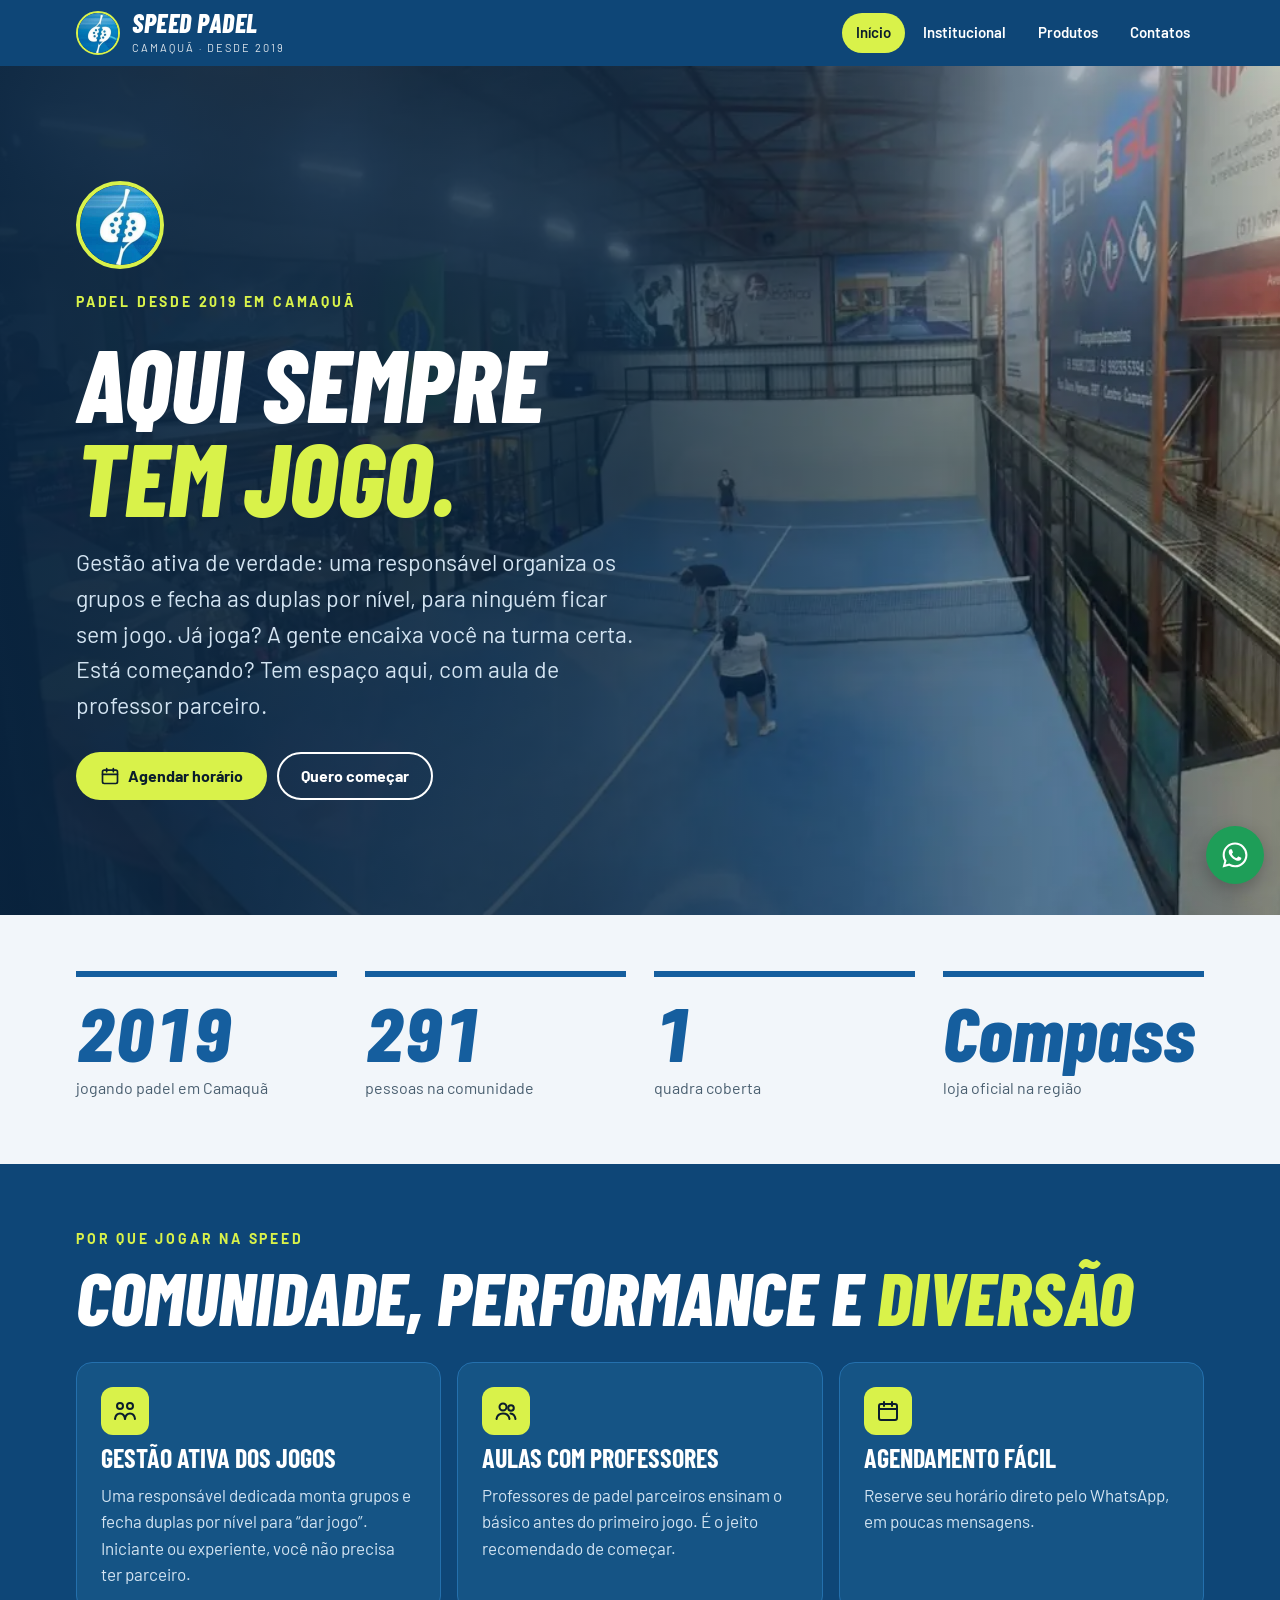
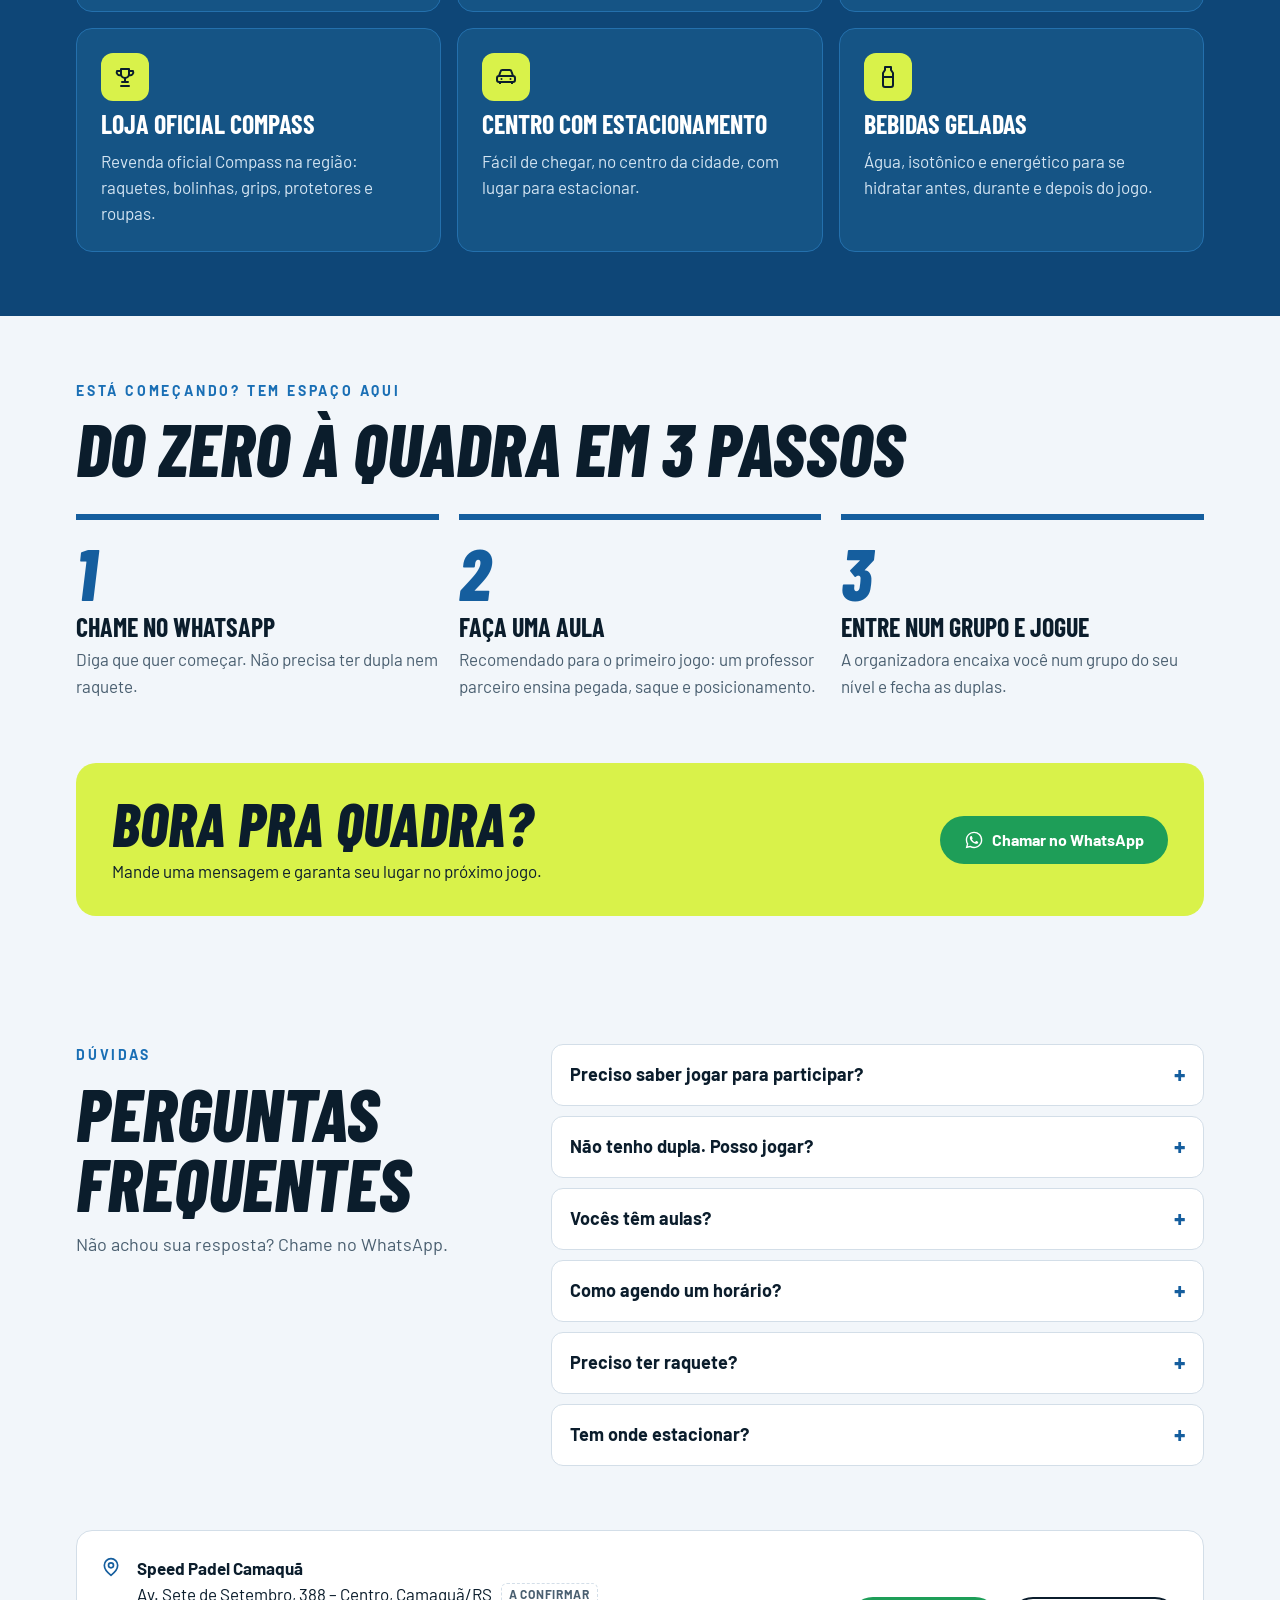
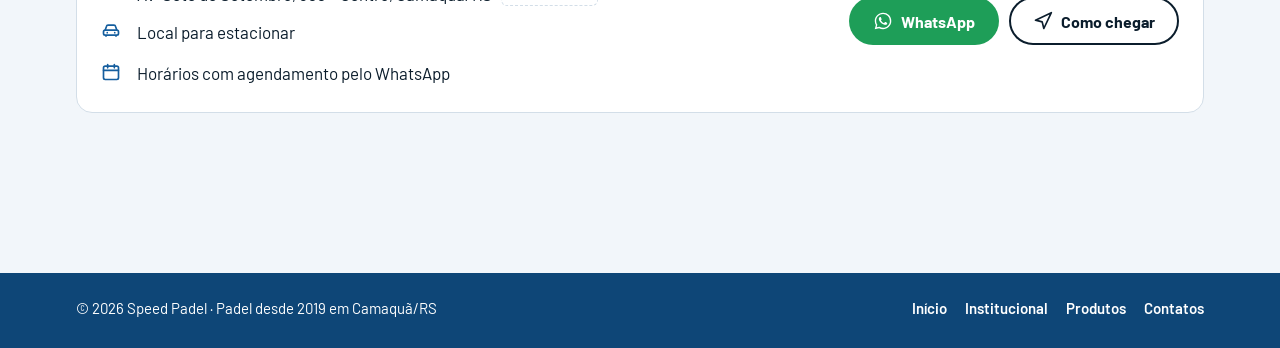
<file: index.html>
<!doctype html>
<html lang="pt-BR">
<head>
<meta charset="utf-8">
<meta name="viewport" content="width=device-width, initial-scale=1, viewport-fit=cover">
<style>body{margin:0}img{max-width:100%}[hidden]{display:none!important}</style>
<title>Speed Padel Camaquã</title>
<meta name="claude:viewport-fit-sides" content="cover">
<meta name="description" content="Speed Padel Camaquã: padel desde 2019, comunidade ativa, jogos organizados para todos os níveis e loja oficial Compass na região.">
<link rel="preconnect" href="https://fonts.googleapis.com">
<link rel="preconnect" href="https://fonts.gstatic.com" crossorigin>
<link rel="stylesheet" href="https://fonts.googleapis.com/css2?family=Barlow+Condensed:ital,wght@0,600;0,700;0,800;1,700;1,800&family=Barlow:wght@400;500;600;700&display=swap">
<style>
  /* Layout: cabeçalho fixo azul com abas por hash (#inicio, #institucional, #produtos, #contatos);
     faixa hero com a foto real da quadra; faixa de números; seções em coluna de até 1160px. */
  :root {
    --bg: #F2F6FA;
    --surface: #FFFFFF;
    --fg: #0B1D2C;
    --muted: #4A5F70;
    --line: #D3DEE8;
    --court: #155E9E;      /* azul do logo e da quadra */
    --court-deep: #0E4677;
    --court-ink: #FFFFFF;
    --ball: #D9F24A;       /* amarelo-limão da bolinha */
    --ball-ink: #0B1D2C;
    --turf: #1A6FB5;
    --wa: #1E9E58;
    --wa-ink: #FFFFFF;
    --err: #B3261E;
    --display: "Barlow Condensed", "Arial Narrow", "Helvetica Neue", Arial, sans-serif;
    --body: "Barlow", "Helvetica Neue", Arial, sans-serif;
    --radius: 16px;
    --max: 1160px;
    /* faixas escuras no estilo da apresentação (iguais nos dois temas) */
    --deep: #0E4677;
    --deep-card: #155485;
    --deep-line: #2470AD;
    --onblue: #D3E4F2;
    --shade: rgba(8, 36, 64, 0.94);
    --shade-mid: rgba(8, 36, 64, 0.80);
    --shade-clear: rgba(8, 36, 64, 0.15);
  }
  @media (prefers-color-scheme: dark) {
    :root:not([data-theme="light"]) {
      --bg: #07131D; --surface: #0E1F2D; --fg: #E7F0F7; --muted: #9DB3C4; --line: #213A4F;
      --court: #1B6CB0; --court-deep: #0C3A62; --court-ink: #FFFFFF; --ball: #D9F24A; --ball-ink: #0B1D2C;
      --turf: #7DBBF0; --wa: #21A85F; --wa-ink: #FFFFFF; --err: #FF8A80; color-scheme: dark;
    }
  }
  :root[data-theme="dark"] {
    --bg: #07131D; --surface: #0E1F2D; --fg: #E7F0F7; --muted: #9DB3C4; --line: #213A4F;
    --court: #1B6CB0; --court-deep: #0C3A62; --court-ink: #FFFFFF; --ball: #D9F24A; --ball-ink: #0B1D2C;
    --turf: #7DBBF0; --wa: #21A85F; --wa-ink: #FFFFFF; --err: #FF8A80; color-scheme: dark;
  }

  * { box-sizing: border-box; }
  body { background: var(--bg); color: var(--fg); font-family: var(--body); font-size: 17px; line-height: 1.55; }
  body::before { content: ""; position: fixed; inset: 0 0 auto; height: env(safe-area-inset-top, 0px); z-index: 30; background: var(--court-deep); }
  h1, h2, h3 { font-family: var(--display); line-height: 1.02; margin: 0; text-wrap: balance; }
  p { margin: 0; }
  a { color: inherit; }
  :focus-visible { outline: 3px solid var(--ball); outline-offset: 2px; border-radius: 6px; }
  .wrap { max-width: var(--max); margin: 0 auto; padding-left: max(16px, env(safe-area-inset-left, 0px)); padding-right: max(16px, env(safe-area-inset-right, 0px)); }

  /* ---------- cabeçalho */
  header.top { position: sticky; top: env(safe-area-inset-top, 0px); z-index: 20; background: var(--court-deep); color: var(--court-ink); }
  header.top .wrap { display: flex; align-items: center; justify-content: space-between; gap: 10px 24px; flex-wrap: wrap; padding-block: 10px; }
  .logo { display: flex; align-items: center; gap: 12px; text-decoration: none; }
  .logo img { width: 44px; height: 44px; border-radius: 50%; flex: none; border: 2px solid var(--ball); }
  .logo b { font-family: var(--display); font-weight: 800; font-style: italic; font-size: 26px; letter-spacing: 0.02em; text-transform: uppercase; line-height: 1; display: block; }
  .logo small { display: block; font-size: 11px; letter-spacing: 0.18em; text-transform: uppercase; opacity: 0.85; margin-top: 3px; }
  nav.tabs { display: flex; gap: 4px; flex-wrap: wrap; }
  nav.tabs a { text-decoration: none; font-weight: 600; font-size: 15px; padding: 8px 14px; border-radius: 999px; color: var(--court-ink); }
  nav.tabs a:hover { background: rgba(255,255,255,0.12); }
  nav.tabs a[aria-current="page"] { background: var(--ball); color: var(--ball-ink); }

  /* ---------- botões */
  .btn { display: inline-flex; align-items: center; justify-content: center; gap: 8px; min-height: 48px; padding: 10px 22px; border-radius: 999px; font-weight: 700; font-size: 16px; text-decoration: none; border: 2px solid transparent; cursor: pointer; font-family: var(--body); line-height: 1.2; }
  .btn-wa { background: var(--wa); color: var(--wa-ink); }
  .btn-wa:hover { filter: brightness(1.07); }
  .btn-ball { background: var(--ball); color: var(--ball-ink); }
  .btn-ghost { background: transparent; color: inherit; border-color: currentColor; }
  .btn svg { flex: none; }
  .btns { display: flex; flex-wrap: wrap; gap: 10px; }

  /* ---------- estrutura */
  main { padding-bottom: 96px; } /* reserva espaço para o botão flutuante */
  .band { padding-block: 64px; }
  .band.tight { padding-top: 0; }
  .eyebrow { font-size: 14px; font-weight: 700; letter-spacing: 0.2em; text-transform: uppercase; color: var(--turf); margin-bottom: 12px; }
  .h2 { font-size: clamp(40px, 6.2vw, 74px); line-height: 0.95; font-weight: 800; text-transform: uppercase; font-style: italic; }
  .hl { color: var(--ball); }

  /* faixa escura (como os slides azuis) */
  .band.dark { background: var(--deep); color: #FFFFFF; }
  .band.dark .eyebrow { color: var(--ball); }
  .band.dark .lead { color: var(--onblue); }
  .band.dark .card { background: var(--deep-card); border-color: var(--deep-line); }
  .band.dark .card p { color: var(--onblue); }
  .band.dark .ico { background: var(--ball); color: var(--ball-ink); }
  .lead { color: var(--muted); font-size: 18px; max-width: 62ch; margin-top: 12px; }
  .head { margin-bottom: 30px; }

  /* hero */
  /* hero: foto da quadra em tela cheia com degradê azul, como a capa da apresentação */
  .hero { position: relative; isolation: isolate; overflow: hidden; background: var(--deep); color: #FFFFFF; }
  .hero-bg { position: absolute; inset: 0; width: 100%; height: 100%; max-width: none; object-fit: cover; z-index: -2; }
  .hero::after { content: ""; position: absolute; inset: 0; z-index: -1; background: linear-gradient(90deg, var(--shade) 0%, var(--shade-mid) 45%, var(--shade-clear) 100%); }
  .hero .wrap { display: flex; flex-direction: column; align-items: flex-start; gap: 22px; padding-block: clamp(56px, 9vw, 120px); }
  .hero-logo { width: 88px; height: 88px; border-radius: 50%; border: 4px solid var(--ball); flex: none; }
  .hero .eyebrow { color: var(--ball); margin: 0; }
  .hero h1 { font-size: clamp(52px, 8vw, 108px); line-height: 0.92; font-weight: 800; font-style: italic; text-transform: uppercase; max-width: 15ch; }
  .hero h1 em { color: var(--ball); font-style: italic; }
  .hero p.sub { font-size: clamp(18px, 2vw, 23px); max-width: 44ch; color: var(--onblue); }
  .hero .btns { margin-top: 6px; }
  .hero .btn-ghost { color: #FFFFFF; }
  .hero.page .wrap { padding-block: clamp(48px, 7vw, 88px); }
  .hero.page h1 { font-size: clamp(48px, 7.5vw, 100px); max-width: 14ch; }
  .photo { position: relative; margin: 0; border-radius: 20px; overflow: hidden; box-shadow: 0 18px 40px rgba(3, 20, 38, 0.35); aspect-ratio: 16 / 10; max-width: 100%; background: var(--court-deep); }
  .photo img { width: 100%; height: 100%; object-fit: cover; display: block; }
  .photo figcaption { position: absolute; left: 14px; bottom: 14px; background: rgba(7, 30, 52, 0.82); color: #FFFFFF; font-size: 13px; font-weight: 600; letter-spacing: 0.04em; padding: 6px 12px; border-radius: 999px; }

  /* números */
  .stats .wrap { display: grid; grid-template-columns: repeat(4, minmax(0, 1fr)); gap: 28px; padding-block: 56px 8px; }
  .stat { border-top: 6px solid var(--court); padding-top: 16px; display: flex; flex-direction: column; gap: 6px; min-width: 0; }
  .stat b { font-family: var(--display); font-weight: 800; font-style: italic; font-size: clamp(46px, 6vw, 80px); line-height: 1; color: var(--court); font-variant-numeric: tabular-nums; }
  .stat span { color: var(--muted); font-size: 16px; }

  /* cards de mesma altura */
  .grid { display: grid; gap: 16px; grid-template-columns: repeat(3, minmax(0, 1fr)); }
  .card { background: var(--surface); border: 1px solid var(--line); border-radius: var(--radius); padding: 24px; display: flex; flex-direction: column; gap: 10px; min-width: 0; }
  .card h3 { font-size: 26px; font-weight: 700; text-transform: uppercase; }
  .card p { color: var(--muted); }
  .ico { width: 48px; height: 48px; border-radius: 12px; background: var(--court); color: var(--court-ink); display: grid; place-items: center; flex: none; }
  .ico.ball { background: var(--ball); color: var(--ball-ink); }

  /* passos */
  .steps { display: grid; gap: 20px; grid-template-columns: repeat(3, minmax(0, 1fr)); list-style: none; margin: 0; padding: 0; }
  .step { border-top: 6px solid var(--court); padding-top: 16px; }
  .step .n { font-family: var(--display); font-weight: 800; font-style: italic; font-size: 72px; color: var(--court); line-height: 1; }
  .step h3 { font-size: 26px; text-transform: uppercase; margin-top: 6px; }
  .step p { color: var(--muted); margin-top: 6px; }

  /* faixa CTA */
  .cta { background: var(--ball); color: var(--ball-ink); border-radius: 20px; padding: 32px 36px; display: flex; flex-wrap: wrap; align-items: center; justify-content: space-between; gap: 18px; }
  .cta h2 { font-size: clamp(36px, 5vw, 60px); line-height: 0.95; font-weight: 800; font-style: italic; text-transform: uppercase; }
  .cta p { margin-top: 6px; max-width: 52ch; }

  /* faq */
  .split { display: grid; grid-template-columns: minmax(0, 0.8fr) minmax(0, 1.2fr); gap: 40px; align-items: start; }
  .faq { display: grid; gap: 10px; }
  details { background: var(--surface); border: 1px solid var(--line); border-radius: 12px; padding: 0 18px; }
  summary { cursor: pointer; list-style: none; padding: 16px 0; font-weight: 700; font-size: 18px; display: flex; justify-content: space-between; gap: 12px; }
  summary::-webkit-details-marker { display: none; }
  summary::after { content: "+"; font-family: var(--display); font-size: 26px; line-height: 1; color: var(--court); }
  details[open] summary::after { content: "–"; }
  details p { color: var(--muted); padding-bottom: 16px; max-width: 70ch; }

  /* unidade */
  .unit { display: grid; grid-template-columns: minmax(0, 1fr) auto; gap: 18px 28px; align-items: center; }
  .unit dl { display: grid; grid-template-columns: 24px minmax(0, 1fr); gap: 12px; margin: 0; }
  .unit dt { color: var(--court); padding-top: 2px; }
  .unit dd { margin: 0; }
  .pending { display: inline-block; font-size: 12px; font-weight: 700; letter-spacing: 0.06em; text-transform: uppercase; color: var(--muted); border: 1px dashed var(--line); border-radius: 6px; padding: 1px 7px; margin-left: 6px; vertical-align: 2px; }

  /* institucional */
  .about { display: grid; grid-template-columns: minmax(0, 1.1fr) minmax(0, 0.9fr); gap: 44px; align-items: start; }
  .prose { max-width: 62ch; display: grid; gap: 14px; }
  .prose h3 { font-size: 28px; text-transform: uppercase; margin-top: 10px; }
  .prose p { color: var(--muted); font-size: 18px; }
  .side { display: grid; gap: 16px; }
  .specs { background: var(--surface); border: 1px solid var(--line); border-radius: var(--radius); padding: 22px; }
  .specs h3 { font-size: 24px; text-transform: uppercase; margin-bottom: 8px; }
  .specs table { width: 100%; border-collapse: collapse; }
  .specs td { padding: 10px 0; border-top: 1px solid var(--line); vertical-align: top; }
  .specs td:first-child { color: var(--muted); padding-right: 14px; width: 42%; }
  .specs td:last-child { font-weight: 600; }
  .court-fig { margin: 0; background: var(--court); color: var(--court-ink); border-radius: var(--radius); padding: 18px; }
  .court-fig figcaption { font-size: 13px; letter-spacing: 0.06em; text-transform: uppercase; opacity: 0.85; margin-top: 8px; text-align: center; }
  .pillars { display: grid; grid-template-columns: repeat(3, minmax(0, 1fr)); gap: 16px; }
  .pillar { background: var(--deep-card); border: 1px solid var(--deep-line); color: #FFFFFF; border-radius: var(--radius); padding: 26px; display: flex; flex-direction: column; gap: 8px; }
  .pillar h3 { font-size: 44px; font-style: italic; font-weight: 800; text-transform: uppercase; color: var(--ball); }
  .pillar p { color: var(--onblue); }

  /* produtos */
  .brand-band { display: grid; grid-template-columns: auto minmax(0, 1fr) auto; gap: 18px 24px; align-items: center; background: var(--court-deep); color: var(--court-ink); border-radius: var(--radius); padding: 22px 26px; margin-bottom: 26px; }
  .brand-band .badge { font-family: var(--display); font-weight: 800; font-style: italic; text-transform: uppercase; font-size: 30px; background: var(--ball); color: var(--ball-ink); border-radius: 10px; padding: 6px 14px; line-height: 1; justify-self: start; }
  .brand-band p { opacity: 0.92; }
  .brand-band strong { display: block; font-size: 19px; opacity: 1; }
  .chips { display: flex; flex-wrap: wrap; gap: 8px; margin-bottom: 22px; }
  .chip { border: 1px solid var(--line); background: var(--surface); color: var(--fg); border-radius: 999px; padding: 8px 16px; font-weight: 600; font-size: 15px; cursor: pointer; font-family: var(--body); }
  .chip[aria-pressed="true"] { background: var(--court); border-color: var(--court); color: var(--court-ink); }
  .catalog { display: grid; gap: 40px; }
  .group-title { display: flex; align-items: center; gap: 12px; font-size: clamp(30px, 4vw, 44px); font-weight: 800; font-style: italic; text-transform: uppercase; margin-bottom: 16px; }
  .group-title svg { width: 34px; height: 34px; color: var(--court); flex: none; }
  .products { display: grid; gap: 16px; grid-template-columns: repeat(auto-fill, minmax(230px, 1fr)); }
  .product { background: var(--surface); border: 1px solid var(--line); border-radius: var(--radius); overflow: hidden; display: flex; flex-direction: column; min-width: 0; }
  .product .img { aspect-ratio: 1 / 1; max-width: 100%; display: grid; place-items: center; background: linear-gradient(160deg, var(--court) 0%, var(--court-deep) 100%); color: var(--court-ink); position: relative; }
  .product .img svg { width: 44%; height: 44%; }
  .product .img .tag { position: absolute; left: 10px; top: 10px; background: var(--ball); color: var(--ball-ink); font-size: 12px; font-weight: 700; letter-spacing: 0.06em; text-transform: uppercase; border-radius: 6px; padding: 3px 8px; }
  .product .body { padding: 16px; display: flex; flex-direction: column; gap: 6px; flex: 1; }
  .product .cat { font-size: 12px; font-weight: 700; letter-spacing: 0.12em; text-transform: uppercase; color: var(--turf); }
  .product h3 { font-size: 24px; font-weight: 700; text-transform: uppercase; }
  .product p { color: var(--muted); font-size: 15px; }
  .product .price { font-weight: 700; margin-top: auto; padding-top: 6px; }
  .product .btn { width: 100%; margin-top: 8px; min-height: 42px; font-size: 15px; }
  .note { font-size: 15px; color: var(--muted); margin-top: 18px; }

  /* contatos (estilo Linktree) */
  .links-page { max-width: 560px; margin: 0 auto; text-align: center; }
  .links-page .avatar { width: 112px; height: 112px; border-radius: 50%; margin: 0 auto 14px; border: 4px solid var(--ball); display: block; }
  .links-page h2 { font-size: 42px; font-weight: 800; font-style: italic; text-transform: uppercase; }
  .links-page .lead { margin: 8px auto 24px; }
  .link-list { display: grid; gap: 12px; text-align: left; }
  .link-btn { display: grid; grid-template-columns: 28px minmax(0, 1fr) 18px; align-items: center; gap: 14px; min-height: 60px; padding: 12px 18px; border-radius: 14px; background: var(--surface); border: 1px solid var(--line); text-decoration: none; font-weight: 700; font-size: 17px; }
  .link-btn:hover { border-color: var(--court); }
  .link-btn.hl { background: var(--wa); border-color: var(--wa); color: var(--wa-ink); }
  .link-btn small { display: block; font-weight: 500; font-size: 14px; color: var(--muted); }
  .link-btn.hl small { color: var(--wa-ink); opacity: 0.92; }
  .copy-row { display: flex; flex-wrap: wrap; gap: 8px; align-items: center; justify-content: center; margin-top: 18px; font-size: 15px; color: var(--muted); }
  .copy-row button { font: inherit; font-weight: 600; background: none; border: 1px solid var(--line); color: var(--fg); border-radius: 999px; padding: 4px 12px; cursor: pointer; }
  form.contact { text-align: left; background: var(--surface); border: 1px solid var(--line); border-radius: var(--radius); padding: 22px; display: grid; gap: 14px; margin-top: 28px; }
  form.contact h3 { font-size: 26px; text-transform: uppercase; }
  .field { display: grid; gap: 6px; }
  .field label { font-weight: 600; font-size: 15px; }
  .field input, .field textarea, .field select { font: inherit; font-size: 16px; padding: 11px 12px; border-radius: 10px; border: 1px solid var(--line); background: var(--bg); color: var(--fg); width: 100%; }
  .field textarea { min-height: 110px; resize: vertical; }
  .field .err { color: var(--err); font-size: 14px; }
  .form-msg { font-size: 15px; border-radius: 10px; padding: 10px 12px; background: var(--bg); border: 1px solid var(--line); }

  /* rodapé */
  footer.site { background: var(--court-deep); color: var(--court-ink); }
  footer.site .wrap { display: flex; flex-wrap: wrap; gap: 12px 24px; justify-content: space-between; align-items: center; padding-block: 24px 28px; font-size: 15px; }
  footer.site nav { display: flex; flex-wrap: wrap; gap: 6px 18px; }
  footer.site a { text-decoration: none; font-weight: 600; }

  .wa-float { position: fixed; right: calc(16px + env(safe-area-inset-right, 0px)); bottom: calc(16px + env(safe-area-inset-bottom, 0px)); z-index: 25; width: 58px; height: 58px; border-radius: 50%; background: var(--wa); color: var(--wa-ink); display: grid; place-items: center; box-shadow: 0 6px 18px rgba(0,0,0,0.25); text-decoration: none; }

  @media (max-width: 900px) {
    .about, .split { grid-template-columns: minmax(0, 1fr); }
    .hero::after { background: linear-gradient(180deg, var(--shade-mid) 0%, var(--shade) 100%); }
    .grid { grid-template-columns: repeat(2, minmax(0, 1fr)); }
    .steps, .pillars { grid-template-columns: minmax(0, 1fr); }
    .unit { grid-template-columns: minmax(0, 1fr); }
    .stats .wrap { grid-template-columns: repeat(2, minmax(0, 1fr)); }
    .brand-band { grid-template-columns: minmax(0, 1fr); }
  }
  @media (max-width: 560px) {
    header.top .wrap { justify-content: center; }
    nav.tabs { justify-content: center; }
    nav.tabs a { padding: 7px 10px; font-size: 14px; }
    .grid { grid-template-columns: minmax(0, 1fr); }
    .btns .btn { flex: 1 1 100%; }
    .cta { padding: 24px; }
    .band { padding-block: 48px; }
    .hero-logo { width: 68px; height: 68px; }
    .products { grid-template-columns: repeat(2, minmax(0, 1fr)); gap: 12px; }
    .product .body { padding: 12px; }
    .product h3 { font-size: 20px; }
    .product p { font-size: 14px; }
    .product .btn { padding: 8px 10px; font-size: 14px; }
  }
  @media (prefers-reduced-motion: no-preference) {
    .btn, .link-btn, .chip { transition: filter .15s, border-color .15s, background-color .15s; }
  }
</style>
</head>
<body>


<svg width="0" height="0" style="position:absolute" aria-hidden="true">
  <defs>
    <symbol id="i-wa" viewBox="0 0 24 24"><path fill="currentColor" d="M12.04 2C6.58 2 2.13 6.45 2.13 11.91c0 1.75.46 3.45 1.32 4.95L2.05 22l5.25-1.38a9.9 9.9 0 0 0 4.74 1.21h.01c5.46 0 9.91-4.45 9.91-9.91 0-2.65-1.03-5.14-2.9-7.01A9.82 9.82 0 0 0 12.04 2Zm0 18.15h-.01a8.230 8.23 0 0 1-4.2-1.15l-.3-.18-3.12.82.83-3.04-.2-.31a8.2 8.2 0 0 1-1.26-4.38c0-4.54 3.7-8.23 8.25-8.230 2.2 0 4.270.86 5.83 2.42a8.18 8.18 0 0 1 2.41 5.82c0 4.54-3.7 8.23-8.23 8.23Zm4.52-6.16c-.25-.12-1.47-.72-1.69-.81-.23-.08-.39-.12-.56.13-.16.25-.64.81-.79.97-.14.17-.29.19-.54.06-.25-.12-1.05-.39-1.99-1.23-.74-.66-1.230-1.470-1.38-1.72-.14-.25-.02-.38.11-.51.11-.11.25-.29.37-.43.12-.15.16-.25.25-.42.08-.16.04-.31-.02-.43-.06-.12-.56-1.34-.76-1.84-.2-.48-.41-.42-.56-.43h-.48a.92.92 0 0 0-.66.31c-.23.25-.87.85-.87 2.07 0 1.22.89 2.4 1.01 2.56.12.17 1.75 2.67 4.23 3.74.59.26 1.05.41 1.41.52.59.19 1.13.16 1.56.1.48-.07 1.47-.6 1.67-1.18.21-.58.21-1.07.15-1.18-.06-.1-.22-.16-.47-.29Z"/></symbol>
    <symbol id="i-pin" viewBox="0 0 24 24"><path fill="none" stroke="currentColor" stroke-width="2" stroke-linejoin="round" d="M20 10c0 6-8 12-8 12S4 16 4 10a8 8 0 0 1 16 0Z"/><circle cx="12" cy="10" r="3" fill="none" stroke="currentColor" stroke-width="2"/></symbol>
    <symbol id="i-car" viewBox="0 0 24 24"><g fill="none" stroke="currentColor" stroke-width="2" stroke-linejoin="round"><path d="M5 11l1.5-4.5A2 2 0 0 1 8.4 5h7.2a2 2 0 0 1 1.9 1.5L19 11"/><rect x="3" y="11" width="18" height="6" rx="2"/><path d="M6 17v2M18 17v2"/></g><circle cx="7.5" cy="14" r="1" fill="currentColor"/><circle cx="16.5" cy="14" r="1" fill="currentColor"/></symbol>
    <symbol id="i-cal" viewBox="0 0 24 24"><g fill="none" stroke="currentColor" stroke-width="2" stroke-linecap="round"><rect x="3" y="5" width="18" height="16" rx="2"/><path d="M3 10h18M8 3v4M16 3v4"/></g></symbol>
    <symbol id="i-insta" viewBox="0 0 24 24"><rect x="2.5" y="2.5" width="19" height="19" rx="5" fill="none" stroke="currentColor" stroke-width="2"/><circle cx="12" cy="12" r="4" fill="none" stroke="currentColor" stroke-width="2"/><circle cx="17.5" cy="6.5" r="1.2" fill="currentColor"/></symbol>
    <symbol id="i-nav" viewBox="0 0 24 24"><path fill="none" stroke="currentColor" stroke-width="2" stroke-linejoin="round" d="m3 11 19-9-9 19-2-8-8-2Z"/></symbol>
    <symbol id="i-bag" viewBox="0 0 24 24"><path fill="none" stroke="currentColor" stroke-width="2" stroke-linejoin="round" d="M6 2 3 6v14a2 2 0 0 0 2 2h14a2 2 0 0 0 2-2V6l-3-4Z M3 6h18 M16 10a4 4 0 0 1-8 0"/></symbol>
    <symbol id="i-info" viewBox="0 0 24 24"><circle cx="12" cy="12" r="9" fill="none" stroke="currentColor" stroke-width="2"/><path d="M12 16v-5M12 8h.01" stroke="currentColor" stroke-width="2" stroke-linecap="round"/></symbol>
    <symbol id="i-arrow" viewBox="0 0 24 24"><path d="M9 6l6 6-6 6" fill="none" stroke="currentColor" stroke-width="2.4" stroke-linecap="round" stroke-linejoin="round"/></symbol>
    <symbol id="i-users" viewBox="0 0 24 24"><g fill="none" stroke="currentColor" stroke-width="2" stroke-linecap="round"><circle cx="9" cy="8" r="3.5"/><path d="M2.5 20c.6-3.6 3.2-5.5 6.5-5.5s5.9 1.9 6.5 5.5"/><circle cx="17" cy="9" r="2.8"/><path d="M16.5 14.6c2.6.2 4.4 1.9 5 5.4"/></g></symbol>
    <symbol id="i-pair" viewBox="0 0 24 24"><g fill="none" stroke="currentColor" stroke-width="2" stroke-linecap="round"><circle cx="7" cy="7" r="3"/><circle cx="17" cy="7" r="3"/><path d="M2 20c.5-3.5 2.4-5.5 5-5.5s4.5 2 5 5.5M12 20c.5-3.5 2.4-5.5 5-5.5s4.5 2 5 5.5"/></g></symbol>
    <symbol id="i-trophy" viewBox="0 0 24 24"><g fill="none" stroke="currentColor" stroke-width="2" stroke-linejoin="round" stroke-linecap="round"><path d="M8 4h8v5a4 4 0 0 1-8 0V4Z"/><path d="M8 6H4a3 3 0 0 0 4 4M16 6h4a3 3 0 0 1-4 4M12 13v4M8 21h8M9 17h6"/></g></symbol>
    <symbol id="i-drink" viewBox="0 0 24 24"><g fill="none" stroke="currentColor" stroke-width="2" stroke-linejoin="round"><path d="M9 2h6v3l2 3v12a2 2 0 0 1-2 2H9a2 2 0 0 1-2-2V8l2-3Z"/><path d="M7 12h10"/></g></symbol>
    <symbol id="i-racket" viewBox="0 0 24 24"><g fill="none" stroke="currentColor" stroke-width="2" stroke-linecap="round"><ellipse cx="10" cy="9" rx="6.5" ry="7"/><path d="M14.5 14.2 20 21"/><circle cx="8" cy="7" r=".6" fill="currentColor"/><circle cx="11" cy="6" r=".6" fill="currentColor"/><circle cx="9" cy="10" r=".6" fill="currentColor"/><circle cx="12" cy="9.5" r=".6" fill="currentColor"/><circle cx="7" cy="11" r=".6" fill="currentColor"/></g></symbol>
    <symbol id="i-ball" viewBox="0 0 24 24"><g fill="none" stroke="currentColor" stroke-width="2"><circle cx="12" cy="12" r="9"/><path d="M4.5 7c3.5 1.5 3.5 8.5 0 10M19.5 7c-3.5 1.5-3.5 8.5 0 10"/></g></symbol>
    <symbol id="i-grip" viewBox="0 0 24 24"><g fill="none" stroke="currentColor" stroke-width="2" stroke-linecap="round"><rect x="8" y="2" width="8" height="20" rx="3"/><path d="M8 7l8-3M8 12l8-3M8 17l8-3M8 21l8-2.5"/></g></symbol>
    <symbol id="i-shield" viewBox="0 0 24 24"><path fill="none" stroke="currentColor" stroke-width="2" stroke-linejoin="round" d="M12 2 4 5v6c0 5 3.4 9.4 8 11 4.6-1.6 8-6 8-11V5l-8-3Z"/></symbol>
    <symbol id="i-shirt" viewBox="0 0 24 24"><path fill="none" stroke="currentColor" stroke-width="2" stroke-linejoin="round" d="M8 3 3 6l2 5 2-1v11h10V10l2 1 2-5-5-3a4 4 0 0 1-8 0Z"/></symbol>
  </defs>
</svg>

<header class="top">
  <div class="wrap">
    <a class="logo" href="#inicio" aria-label="Speed Padel, início">
      <img src="[data-uri]" alt="" width="44" height="44">
      <span><b>Speed Padel</b><small>Camaquã · desde 2019</small></span>
    </a>
    <nav class="tabs" aria-label="Páginas">
      <a href="#inicio" data-tab="inicio">Início</a>
      <a href="#institucional" data-tab="institucional">Institucional</a>
      <a href="#produtos" data-tab="produtos">Produtos</a>
      <a href="#contatos" data-tab="contatos">Contatos</a>
    </nav>
  </div>
</header>

<main>
  <!-- ============================================================ INÍCIO -->
  <section class="view" data-view="inicio">
    <div class="hero">
      <img class="hero-bg" src="[data-uri]" alt="" width="1100" height="679">
      <div class="wrap">
          <img class="hero-logo" src="[data-uri]" alt="Logo da Speed Padel" width="88" height="88">
          <p class="eyebrow">Padel desde 2019 em Camaquã</p>
          <h1>Aqui sempre <em>tem jogo.</em></h1>
          <p class="sub">Gestão ativa de verdade: uma responsável organiza os grupos e fecha as duplas por nível, para ninguém ficar sem jogo. Já joga? A gente encaixa você na turma certa. Está começando? Tem espaço aqui, com aula de professor parceiro.</p>
          <div class="btns">
            <a class="btn btn-ball js-wa" data-msg="Olá! Quero agendar um horário na Speed Padel." href="#contatos">
              <svg width="20" height="20"><use href="#i-cal"/></svg>Agendar horário
            </a>
            <a class="btn btn-ghost js-wa" data-msg="Olá! Quero começar no padel e agendar uma aula com um professor parceiro." href="#contatos">Quero começar</a>
          </div>
      </div>
    </div>

    <div class="stats" aria-label="Números da Speed Padel">
      <div class="wrap">
        <div class="stat"><b>2019</b><span>jogando padel em Camaquã</span></div>
        <div class="stat"><b>291</b><span>pessoas na comunidade</span></div>
        <div class="stat"><b>1</b><span>quadra coberta</span></div>
        <div class="stat"><b>Compass</b><span>loja oficial na região</span></div>
      </div>
    </div>

    <div class="band dark" style="margin-top: 56px">
      <div class="wrap">
        <div class="head">
          <p class="eyebrow">Por que jogar na Speed</p>
          <h2 class="h2">Comunidade, performance e <span class="hl">diversão</span></h2>
        </div>
        <div class="grid">
          <article class="card"><span class="ico"><svg width="24" height="24"><use href="#i-pair"/></svg></span><h3>Gestão ativa dos jogos</h3><p>Uma responsável dedicada monta grupos e fecha duplas por nível para “dar jogo”. Iniciante ou experiente, você não precisa ter parceiro.</p></article>
          <article class="card"><span class="ico"><svg width="24" height="24"><use href="#i-users"/></svg></span><h3>Aulas com professores</h3><p>Professores de padel parceiros ensinam o básico antes do primeiro jogo. É o jeito recomendado de começar.</p></article>
          <article class="card"><span class="ico"><svg width="24" height="24"><use href="#i-cal"/></svg></span><h3>Agendamento fácil</h3><p>Reserve seu horário direto pelo WhatsApp, em poucas mensagens.</p></article>
          <article class="card"><span class="ico ball"><svg width="24" height="24"><use href="#i-trophy"/></svg></span><h3>Loja oficial Compass</h3><p>Revenda oficial Compass na região: raquetes, bolinhas, grips, protetores e roupas.</p></article>
          <article class="card"><span class="ico"><svg width="24" height="24"><use href="#i-car"/></svg></span><h3>Centro com estacionamento</h3><p>Fácil de chegar, no centro da cidade, com lugar para estacionar.</p></article>
          <article class="card"><span class="ico"><svg width="24" height="24"><use href="#i-drink"/></svg></span><h3>Bebidas geladas</h3><p>Água, isotônico e energético para se hidratar antes, durante e depois do jogo.</p></article>
        </div>
      </div>
    </div>

    <div class="band">
      <div class="wrap">
        <div class="head">
          <p class="eyebrow">Está começando? Tem espaço aqui</p>
          <h2 class="h2">Do zero à quadra em 3 passos</h2>
        </div>
        <ol class="steps">
          <li class="step"><div class="n">1</div><h3>Chame no WhatsApp</h3><p>Diga que quer começar. Não precisa ter dupla nem raquete.</p></li>
          <li class="step"><div class="n">2</div><h3>Faça uma aula</h3><p>Recomendado para o primeiro jogo: um professor parceiro ensina pegada, saque e posicionamento.</p></li>
          <li class="step"><div class="n">3</div><h3>Entre num grupo e jogue</h3><p>A organizadora encaixa você num grupo do seu nível e fecha as duplas.</p></li>
        </ol>
      </div>
    </div>

    <div class="band tight">
      <div class="wrap">
        <div class="cta">
          <div>
            <h2>Bora pra quadra?</h2>
            <p>Mande uma mensagem e garanta seu lugar no próximo jogo.</p>
          </div>
          <a class="btn btn-wa js-wa" data-msg="Olá! Quero entrar nos próximos jogos da Speed Padel." href="#contatos"><svg width="20" height="20"><use href="#i-wa"/></svg>Chamar no WhatsApp</a>
        </div>
      </div>
    </div>

    <div class="band">
      <div class="wrap split">
        <div>
          <p class="eyebrow">Dúvidas</p>
          <h2 class="h2">Perguntas frequentes</h2>
          <p class="lead">Não achou sua resposta? Chame no WhatsApp.</p>
        </div>
        <div class="faq">
          <details><summary>Preciso saber jogar para participar?</summary><p>Não. Para o primeiro jogo recomendamos uma aula com um dos nossos professores parceiros. Depois, você entra num grupo do seu nível, com duplas montadas pela organizadora.</p></details>
          <details><summary>Não tenho dupla. Posso jogar?</summary><p>Pode. O padel é jogado em duplas (4 pessoas na quadra), e a gente encaixa você num jogo.</p></details>
          <details><summary>Vocês têm aulas?</summary><p>Sim. Trabalhamos com professores de padel parceiros. Chame no WhatsApp para agendar sua aula.</p></details>
          <details><summary>Como agendo um horário?</summary><p>Pelo WhatsApp. Diga o dia e o horário que prefere e a gente confirma.</p></details>
          <details><summary>Preciso ter raquete?</summary><p>Para começar, fale com a gente. Se quiser a sua, somos loja oficial Compass na região.</p></details>
          <details><summary>Tem onde estacionar?</summary><p>Sim. Ficamos no centro de Camaquã e há local para estacionar.</p></details>
        </div>
      </div>
    </div>

    <div class="band tight">
      <div class="wrap">
        <div class="card unit">
          <dl>
            <dt><svg width="20" height="20"><use href="#i-pin"/></svg></dt>
            <dd><strong>Speed Padel Camaquã</strong><br>Av. Sete de Setembro, 388 – Centro, Camaquã/RS <span class="pending">a confirmar</span></dd>
            <dt><svg width="20" height="20"><use href="#i-car"/></svg></dt>
            <dd>Local para estacionar</dd>
            <dt><svg width="20" height="20"><use href="#i-cal"/></svg></dt>
            <dd>Horários com agendamento pelo WhatsApp</dd>
          </dl>
          <div class="btns">
            <a class="btn btn-wa js-wa" data-msg="Olá! Vim pelo site da Speed Padel." href="#contatos"><svg width="20" height="20"><use href="#i-wa"/></svg>WhatsApp</a>
            <a class="btn btn-ghost js-maps" href="#" target="_blank" rel="noopener"><svg width="20" height="20"><use href="#i-nav"/></svg>Como chegar</a>
          </div>
        </div>
      </div>
    </div>
  </section>

  <!-- ============================================================ INSTITUCIONAL -->
  <section class="view" data-view="institucional" hidden>
    <div class="hero page">
      <img class="hero-bg js-arena" alt="" width="1100" height="679">
      <div class="wrap">
        <p class="eyebrow">Institucional · desde 2019</p>
        <h1>Sobre a <em>Speed Padel</em></h1>
        <p class="sub">Uma quadra coberta no centro de Camaquã e uma comunidade que não deixa ninguém sem jogo.</p>
      </div>
    </div>
    <div class="band">
      <div class="wrap about">
        <div class="prose">
          <h3 style="margin-top:0">Desde 2019 em Camaquã</h3>
          <p>A Speed Padel joga padel em Camaquã desde 2019. Começou com uma quadra e virou o ponto de encontro de uma comunidade que hoje reúne 291 pessoas.</p>
          <h3>Ninguém fica sem jogo</h3>
          <p>Temos uma responsável que trabalha só para isso: organizar grupos e fechar duplas para “dar jogo”. Quem já joga é encaixado num grupo do seu nível; quem está começando faz uma aula com um dos nossos professores parceiros e depois entra na turma.</p>
          <h3>Professores parceiros</h3>
          <p>Para o primeiro jogo, recomendamos uma aula. Nossos professores de padel parceiros ensinam o básico (pegada, saque, posicionamento e uso das paredes) para você chegar ao grupo jogando com confiança.</p>
          <h3>Loja oficial Compass</h3>
          <p>Somos revenda oficial Compass na região. Na arena você encontra raquetes, bolinhas, grips, protetores e roupas para jogar com conforto.</p>
          <h3>O que é o padel</h3>
          <p>Esporte de raquete jogado em duplas, numa quadra de 20 × 10 metros cercada por paredes. A bola pode bater na parede e seguir em jogo, por isso as trocas são longas e divertidas mesmo para quem está começando. A contagem é a do tênis: 15, 30, 40 e game.</p>
        </div>
        <div class="side">
          <figure class="photo" style="aspect-ratio: 4 / 3">
            <img class="js-arena" alt="Vista do alto da quadra azul da Speed Padel durante um jogo" width="1100" height="679">
            <figcaption>Nossa quadra coberta</figcaption>
          </figure>
          <aside class="specs" aria-label="Ficha da arena">
            <h3>Ficha da arena</h3>
            <table>
              <tbody>
                <tr><td>Desde</td><td>2019</td></tr>
                <tr><td>Local</td><td>Centro de Camaquã/RS, com estacionamento</td></tr>
                <tr><td>Quadra</td><td>1 quadra coberta</td></tr>
                <tr><td>Comunidade</td><td>291 pessoas</td></tr>
                <tr><td>Aulas</td><td>Com professores de padel parceiros</td></tr>
                <tr><td>Jogos</td><td>Grupos e duplas por nível, montados pela organizadora</td></tr>
                <tr><td>Agendamento</td><td>Pelo WhatsApp</td></tr>
                <tr><td>Loja</td><td>Revenda oficial Compass</td></tr>
                <tr><td>Bebidas</td><td>Água, isotônico, energético e outras</td></tr>
              </tbody>
            </table>
          </aside>
        </div>
      </div>
    </div>

    <div class="band dark">
      <div class="wrap">
        <div class="head">
          <p class="eyebrow">O que nos move</p>
          <h2 class="h2">O jeito <span class="hl">Speed</span> de jogar</h2>
        </div>
        <div class="pillars">
          <article class="pillar"><h3>Comunidade</h3><p>O jogo acaba, a amizade continua. Muita gente começou sozinha e hoje joga toda semana com a turma.</p></article>
          <article class="pillar"><h3>Performance</h3><p>Do primeiro saque ao jogo competitivo: jogando com frequência, você evolui no seu ritmo.</p></article>
          <article class="pillar"><h3>Diversão</h3><p>Padel é leve, social e viciante. Dá para rir, suar e querer voltar no dia seguinte.</p></article>
        </div>
      </div>
    </div>

    <div class="band">
      <div class="wrap">
        <div class="cta">
          <div>
            <h2>Venha conhecer</h2>
            <p>Agende um horário, marque uma aula ou peça para entrar num grupo do seu nível.</p>
          </div>
          <div class="btns">
            <a class="btn btn-wa js-wa" data-msg="Olá! Quero conhecer a Speed Padel." href="#contatos"><svg width="20" height="20"><use href="#i-wa"/></svg>WhatsApp</a>
            <a class="btn btn-ghost js-maps" href="#" target="_blank" rel="noopener"><svg width="20" height="20"><use href="#i-nav"/></svg>Como chegar</a>
          </div>
        </div>
      </div>
    </div>
  </section>

  <!-- ============================================================ PRODUTOS -->
  <section class="view" data-view="produtos" hidden>
    <div class="hero page">
      <img class="hero-bg js-arena" alt="" width="1100" height="679">
      <div class="wrap">
        <p class="eyebrow">Produtos · Loja oficial Compass</p>
        <h1>Equipamentos <em>para jogar</em></h1>
        <p class="sub">Escolha o produto e peça pelo WhatsApp. A gente confirma preço, modelo e tamanho e separa para você retirar na arena.</p>
      </div>
    </div>
    <div class="band">
      <div class="wrap">
        <div class="brand-band">
          <span class="badge">Compass</span>
          <p><strong>Loja oficial Compass na região</strong>Raquetes e acessórios com garantia de revenda oficial.</p>
          <a class="btn btn-ball js-wa" data-msg="Olá! Quero conhecer os produtos Compass da Speed Padel." href="#contatos">Ver modelos</a>
        </div>
        <div class="chips" role="group" aria-label="Filtrar por categoria" id="chips"></div>
        <div class="catalog" id="products"></div>
        <p class="note">Preços e modelos são confirmados pelo WhatsApp.</p>
      </div>
    </div>
  </section>

  <!-- ============================================================ CONTATOS -->
  <section class="view" data-view="contatos" hidden>
    <div class="hero page">
      <img class="hero-bg js-arena" alt="" width="1100" height="679">
      <div class="wrap">
        <img class="hero-logo js-logo" alt="Logo da Speed Padel" width="88" height="88">
        <p class="eyebrow">Contatos · Camaquã/RS</p>
        <h1>Fale com a <em>Speed</em></h1>
        <p class="sub">Agende um horário, marque uma aula ou peça para entrar num grupo. Tudo pelo WhatsApp.</p>
      </div>
    </div>
    <div class="band">
      <div class="wrap">
        <div class="links-page">
          <div class="link-list">
            <a class="link-btn hl js-wa" data-msg="Olá! Quero agendar um horário na Speed Padel." href="#contatos">
              <svg width="24" height="24"><use href="#i-wa"/></svg>
              <span>Agendar pelo WhatsApp<small class="js-wa-label">Número a confirmar</small></span>
              <svg width="18" height="18"><use href="#i-arrow"/></svg>
            </a>
            <a class="link-btn js-wa" data-msg="Olá! Quero agendar uma aula de padel com um professor parceiro." href="#contatos">
              <svg width="24" height="24"><use href="#i-users"/></svg>
              <span>Agendar uma aula<small>Com nossos professores parceiros</small></span>
              <svg width="18" height="18"><use href="#i-arrow"/></svg>
            </a>
            <a class="link-btn js-wa" data-msg="Olá! Quero entrar num grupo de jogo da Speed Padel." href="#contatos">
              <svg width="24" height="24"><use href="#i-pair"/></svg>
              <span>Entrar num grupo<small>Grupos e duplas por nível</small></span>
              <svg width="18" height="18"><use href="#i-arrow"/></svg>
            </a>
            <a class="link-btn js-insta" href="#contatos">
              <svg width="24" height="24"><use href="#i-insta"/></svg>
              <span>Instagram<small class="js-insta-label">@speedpadel</small></span>
              <svg width="18" height="18"><use href="#i-arrow"/></svg>
            </a>
            <a class="link-btn" href="#produtos">
              <svg width="24" height="24"><use href="#i-bag"/></svg>
              <span>Loja oficial Compass<small>Raquetes, bolinhas, grips e mais</small></span>
              <svg width="18" height="18"><use href="#i-arrow"/></svg>
            </a>
            <a class="link-btn js-maps" href="#" target="_blank" rel="noopener">
              <svg width="24" height="24"><use href="#i-nav"/></svg>
              <span>Como chegar<small>Centro de Camaquã · com estacionamento</small></span>
              <svg width="18" height="18"><use href="#i-arrow"/></svg>
            </a>
            <a class="link-btn" href="#institucional">
              <svg width="24" height="24"><use href="#i-info"/></svg>
              <span>Conheça a Speed<small>Nossa história e a comunidade</small></span>
              <svg width="18" height="18"><use href="#i-arrow"/></svg>
            </a>
          </div>
          <div class="copy-row">
            <span id="addr-text">Av. Sete de Setembro, 388 – Centro, Camaquã/RS</span>
            <button type="button" id="copy-addr">Copiar endereço</button>
          </div>
          <form class="contact" id="contact-form" novalidate>
            <h3>Fale com a gente</h3>
            <div class="field">
              <label for="c-name">Seu nome</label>
              <input id="c-name" name="name" autocomplete="name" required maxlength="80">
              <span class="err" id="c-name-err" hidden></span>
            </div>
            <div class="field">
              <label for="c-subject">Assunto</label>
              <select id="c-subject" name="subject">
                <option>Agendar horário</option>
                <option>Aula com professor</option>
                <option>Quero entrar num grupo</option>
                <option>Produtos Compass</option>
                <option>Outro assunto</option>
              </select>
            </div>
            <div class="field">
              <label for="c-msg">Mensagem</label>
              <textarea id="c-msg" name="message" required maxlength="800" placeholder="Ex.: Jogo há um ano e queria entrar num grupo do meu nível."></textarea>
              <span class="err" id="c-msg-err" hidden></span>
            </div>
            <button class="btn btn-wa" type="submit"><svg width="20" height="20"><use href="#i-wa"/></svg>Enviar pelo WhatsApp</button>
            <p class="form-msg" id="c-result" hidden></p>
          </form>
        </div>
      </div>
    </div>
  </section>
</main>

<footer class="site">
  <div class="wrap">
    <span>© <span id="year">2026</span> Speed Padel · Padel desde 2019 em Camaquã/RS</span>
    <nav aria-label="Rodapé">
      <a href="#inicio">Início</a>
      <a href="#institucional">Institucional</a>
      <a href="#produtos">Produtos</a>
      <a href="#contatos">Contatos</a>
    </nav>
  </div>
</footer>

<a class="wa-float js-wa" data-msg="Olá! Vim pelo site da Speed Padel." href="#contatos" aria-label="Falar no WhatsApp">
  <svg width="30" height="30"><use href="#i-wa"/></svg>
</a>

<script>
  /* ====== DADOS DA ARENA — edite aqui ======
     WHATSAPP: só números, com 55 + DDD. INSTAGRAM: endereço completo do perfil. */
  const CONFIG = {
    WHATSAPP: "555198809971",
    INSTAGRAM: "https://www.instagram.com/speedpadel/",
    MAPS: "https://www.google.com/maps/search/?api=1&query=Av.+Sete+de+Setembro,+388,+Camaqu%C3%A3+-+RS",
  };

  const CATEGORIES = [
    { id: "raquetes", name: "Raquetes", icon: "i-racket" },
    { id: "bolinhas", name: "Bolinhas", icon: "i-ball" },
    { id: "grips", name: "Grips", icon: "i-grip" },
    { id: "protetores", name: "Protetores", icon: "i-shield" },
    { id: "roupas", name: "Roupas", icon: "i-shirt" },
  ];

  /* price: null mostra "Consulte o preço". Ex.: price: 49.9 · tag: selo opcional no canto da foto */
  const PRODUCTS = [
    { cat: "raquetes", name: "Raquetes Compass", desc: "Modelos para iniciantes e para quem quer mais performance.", price: null, tag: "Compass" },
    { cat: "bolinhas", name: "Tubo de bolinhas", desc: "Bolinhas de padel para jogo e treino.", price: null },
    { cat: "grips", name: "Overgrip", desc: "Mais firmeza e conforto na empunhadura.", price: null },
    { cat: "protetores", name: "Protetor de raquete", desc: "Protege a borda da raquete contra batidas no chão e na parede.", price: null },
    { cat: "roupas", name: "Camiseta", desc: "Tecido leve para jogar. Tamanhos sob consulta.", price: null },
    { cat: "roupas", name: "Short / saia", desc: "Conforto para se movimentar na quadra.", price: null },
  ];

  /* reaproveita a foto e o logo já carregados no início (evita repetir as imagens no arquivo) */
  const arenaSrc = document.querySelector(".hero-bg[src]").src;
  const logoSrc = document.querySelector(".hero-logo[src]").src;
  document.querySelectorAll(".js-arena").forEach((i) => (i.src = arenaSrc));
  document.querySelectorAll(".js-logo").forEach((i) => (i.src = logoSrc));

  const brl = new Intl.NumberFormat("pt-BR", { style: "currency", currency: "BRL" });
  const digits = (s) => String(s || "").replace(/\D/g, "");
  const hasWa = digits(CONFIG.WHATSAPP).length >= 12;
  const waUrl = (msg) => `https://wa.me/${digits(CONFIG.WHATSAPP)}?text=${encodeURIComponent(msg)}`;
  const esc = (s) => String(s).replace(/[&<>"]/g, (c) => ({ "&": "&amp;", "<": "&lt;", ">": "&gt;", '"': "&quot;" }[c]));

  function formatPhone(d) {
    const l = d.startsWith("55") ? d.slice(2) : d;
    if (l.length === 11) return `(${l.slice(0, 2)}) ${l.slice(2, 7)}-${l.slice(7)}`;
    if (l.length === 10) return `(${l.slice(0, 2)}) ${l.slice(2, 6)}-${l.slice(6)}`;
    return d;
  }

  function wireLinks(root = document) {
    root.querySelectorAll(".js-wa").forEach((a) => {
      if (hasWa) { a.href = waUrl(a.dataset.msg || "Olá!"); a.target = "_blank"; a.rel = "noopener"; }
      else { a.href = "#contatos"; a.removeAttribute("target"); }
    });
    root.querySelectorAll(".js-maps").forEach((a) => (a.href = CONFIG.MAPS));
  }

  document.querySelectorAll(".js-wa-label").forEach((el) => (el.textContent = hasWa ? formatPhone(digits(CONFIG.WHATSAPP)) : "Número a confirmar"));
  document.querySelectorAll(".js-insta").forEach((a) => {
    if (/^https:\/\//.test(CONFIG.INSTAGRAM)) {
      a.href = CONFIG.INSTAGRAM; a.target = "_blank"; a.rel = "noopener";
      const m = CONFIG.INSTAGRAM.match(/instagram\.com\/([^/?#]+)/);
      a.querySelector(".js-insta-label").textContent = m ? "@" + m[1] : "Instagram";
    }
  });

  const chips = document.getElementById("chips");
  const grid = document.getElementById("products");
  let current = "todos"; /* sempre abre mostrando todas as categorias */

  function renderChips() {
    const all = [{ id: "todos", name: "Todos" }, ...CATEGORIES];
    chips.innerHTML = all.map((c) => `<button type="button" class="chip" data-cat="${c.id}" aria-pressed="${c.id === current}">${c.name}</button>`).join("");
  }
  function renderProducts() {
    const cats = CATEGORIES.filter((c) => current === "todos" || c.id === current);
    grid.innerHTML = cats.map((c) => {
      const items = PRODUCTS.filter((p) => p.cat === c.id);
      if (!items.length) return "";
      return `<section class="group" aria-label="${esc(c.name)}">
        <h3 class="group-title"><svg aria-hidden="true"><use href="#${c.icon}"/></svg>${esc(c.name)}</h3>
        <div class="products">${items.map(card).join("")}</div>
      </section>`;
    }).join("");
    wireLinks(grid);
  }
  function card(p) {
    {
      const cat = CATEGORIES.find((c) => c.id === p.cat);
      const price = typeof p.price === "number" ? brl.format(p.price) : "Consulte o preço";
      const msg = `Olá! Tenho interesse em: ${p.name} (${cat.name}). Pode me passar preço e disponibilidade?`;
      return `<article class="product">
        <div class="img" aria-hidden="true">${p.tag ? `<span class="tag">${esc(p.tag)}</span>` : ""}<svg><use href="#${cat.icon}"/></svg></div>
        <div class="body">
          <span class="cat">${cat.name}</span>
          <h3>${esc(p.name)}</h3>
          <p>${esc(p.desc)}</p>
          <span class="price">${price}</span>
          <a class="btn btn-wa js-wa" data-msg="${esc(msg)}" href="#contatos"><svg width="18" height="18"><use href="#i-wa"/></svg>Pedir no WhatsApp</a>
        </div>
      </article>`;
    }
  }
  chips.addEventListener("click", (e) => {
    const b = e.target.closest("[data-cat]");
    if (!b) return;
    current = b.dataset.cat;
    renderChips(); renderProducts();
  });
  renderChips(); renderProducts();

  const VIEWS = ["inicio", "institucional", "produtos", "contatos"];
  function show() {
    const h = location.hash.replace("#", "");
    const v = VIEWS.includes(h) ? h : "inicio";
    document.querySelectorAll("[data-view]").forEach((s) => (s.hidden = s.dataset.view !== v));
    document.querySelectorAll("[data-tab]").forEach((a) => a.setAttribute("aria-current", a.dataset.tab === v ? "page" : "false"));
    window.scrollTo(0, 0);
  }
  window.addEventListener("hashchange", show);
  show();
  wireLinks();

  document.getElementById("copy-addr").addEventListener("click", (e) => {
    const btn = e.currentTarget;
    const node = document.getElementById("addr-text");
    const done = () => { btn.textContent = "Copiado"; setTimeout(() => (btn.textContent = "Copiar endereço"), 1800); };
    const selectText = () => {
      const r = document.createRange(); r.selectNodeContents(node);
      const s = getSelection(); s.removeAllRanges(); s.addRange(r);
      btn.textContent = "Selecionado: copie com Ctrl+C";
    };
    try { navigator.clipboard.writeText(node.textContent).then(done, selectText); } catch (err) { selectText(); }
  });

  document.getElementById("contact-form").addEventListener("submit", (e) => {
    e.preventDefault();
    const name = document.getElementById("c-name");
    const msg = document.getElementById("c-msg");
    const subject = document.getElementById("c-subject").value;
    const res = document.getElementById("c-result");
    let ok = true;
    [[name, "c-name-err", "Informe seu nome."], [msg, "c-msg-err", "Escreva sua mensagem."]].forEach(([el, id, text]) => {
      const err = document.getElementById(id);
      const empty = !el.value.trim();
      err.textContent = empty ? text : "";
      err.hidden = !empty;
      el.setAttribute("aria-invalid", empty ? "true" : "false");
      if (empty) ok = false;
    });
    if (!ok) return;
    const text = `Olá! Sou ${name.value.trim()}.\nAssunto: ${subject}\n\n${msg.value.trim()}`;
    res.hidden = false;
    if (hasWa) {
      res.textContent = "Abrimos o WhatsApp com a sua mensagem. É só tocar em enviar.";
      const a = document.createElement("a");
      a.href = waUrl(text); a.target = "_blank"; a.rel = "noopener";
      document.body.appendChild(a); a.click(); a.remove();
    } else {
      res.textContent = "O número de WhatsApp ainda está sendo confirmado.";
    }
  });

  document.getElementById("year").textContent = new Date().getFullYear();
</script>

</body>
</html>
</file>
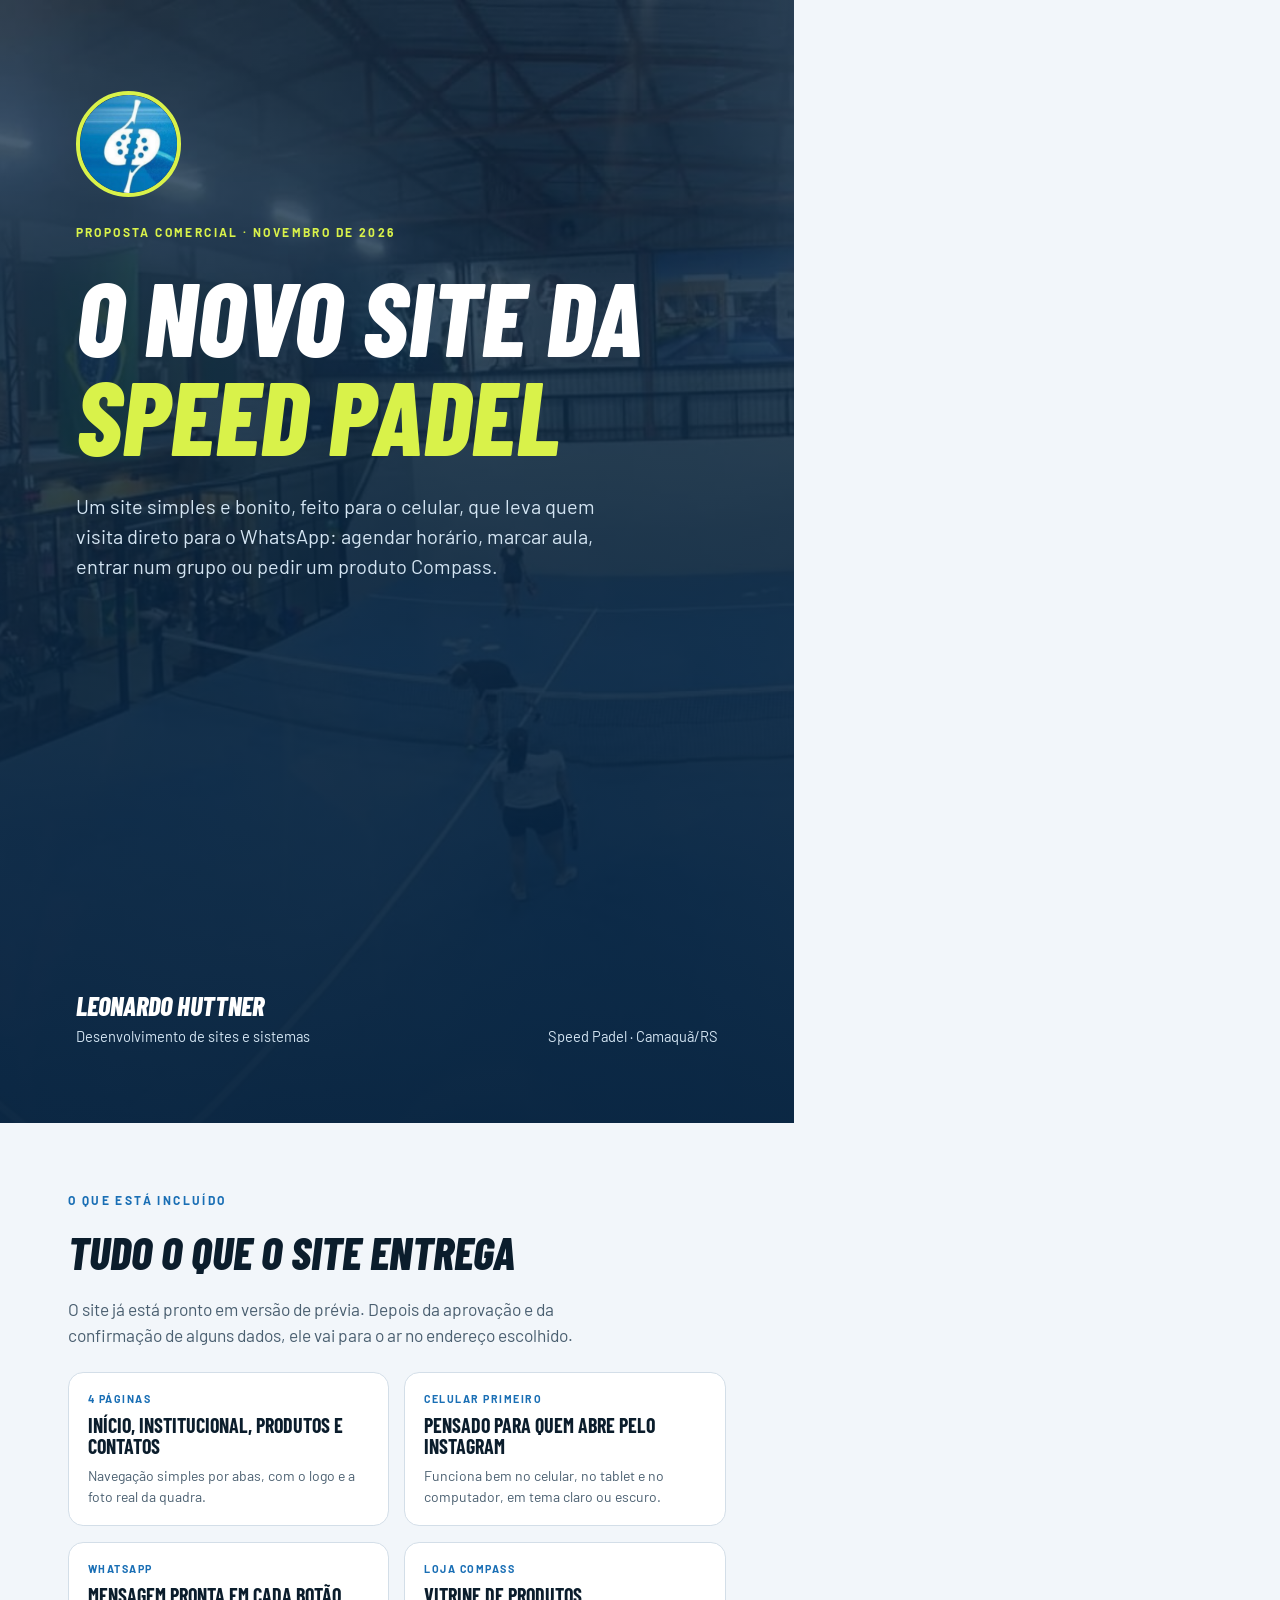
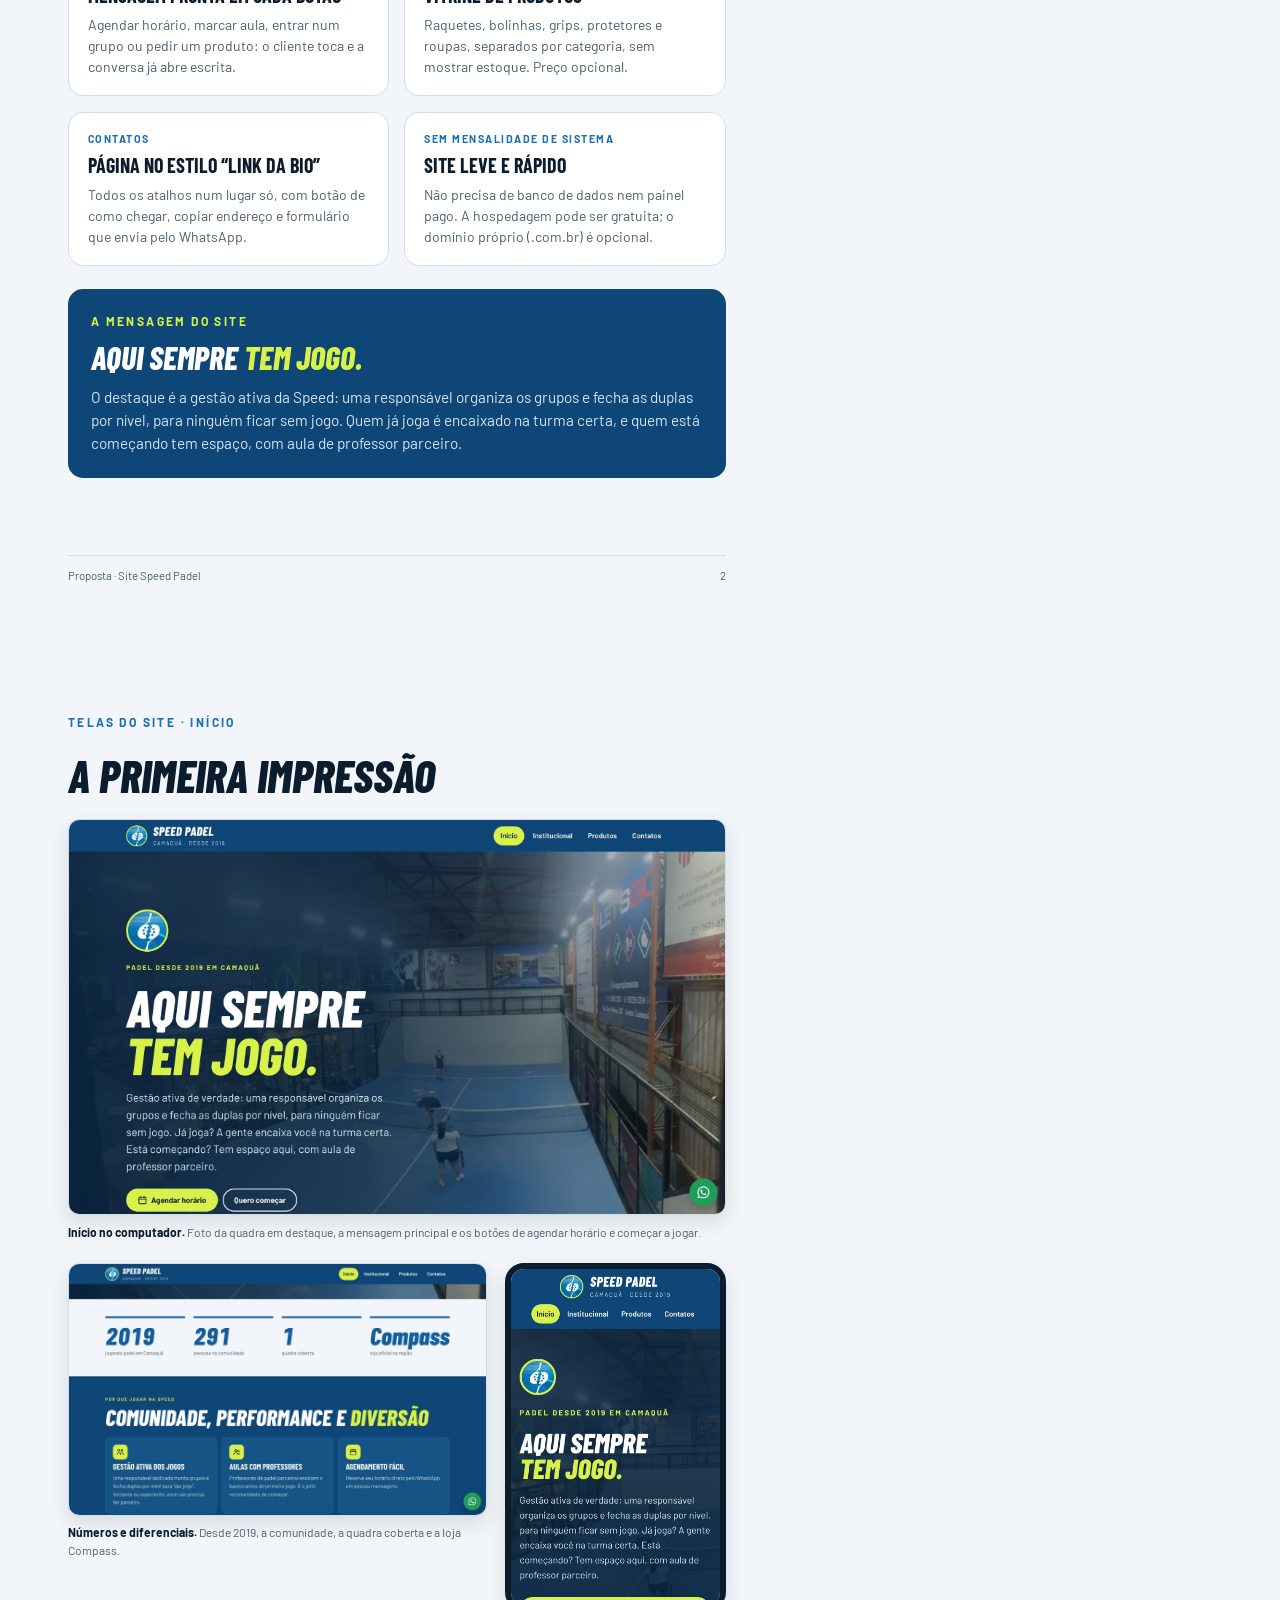
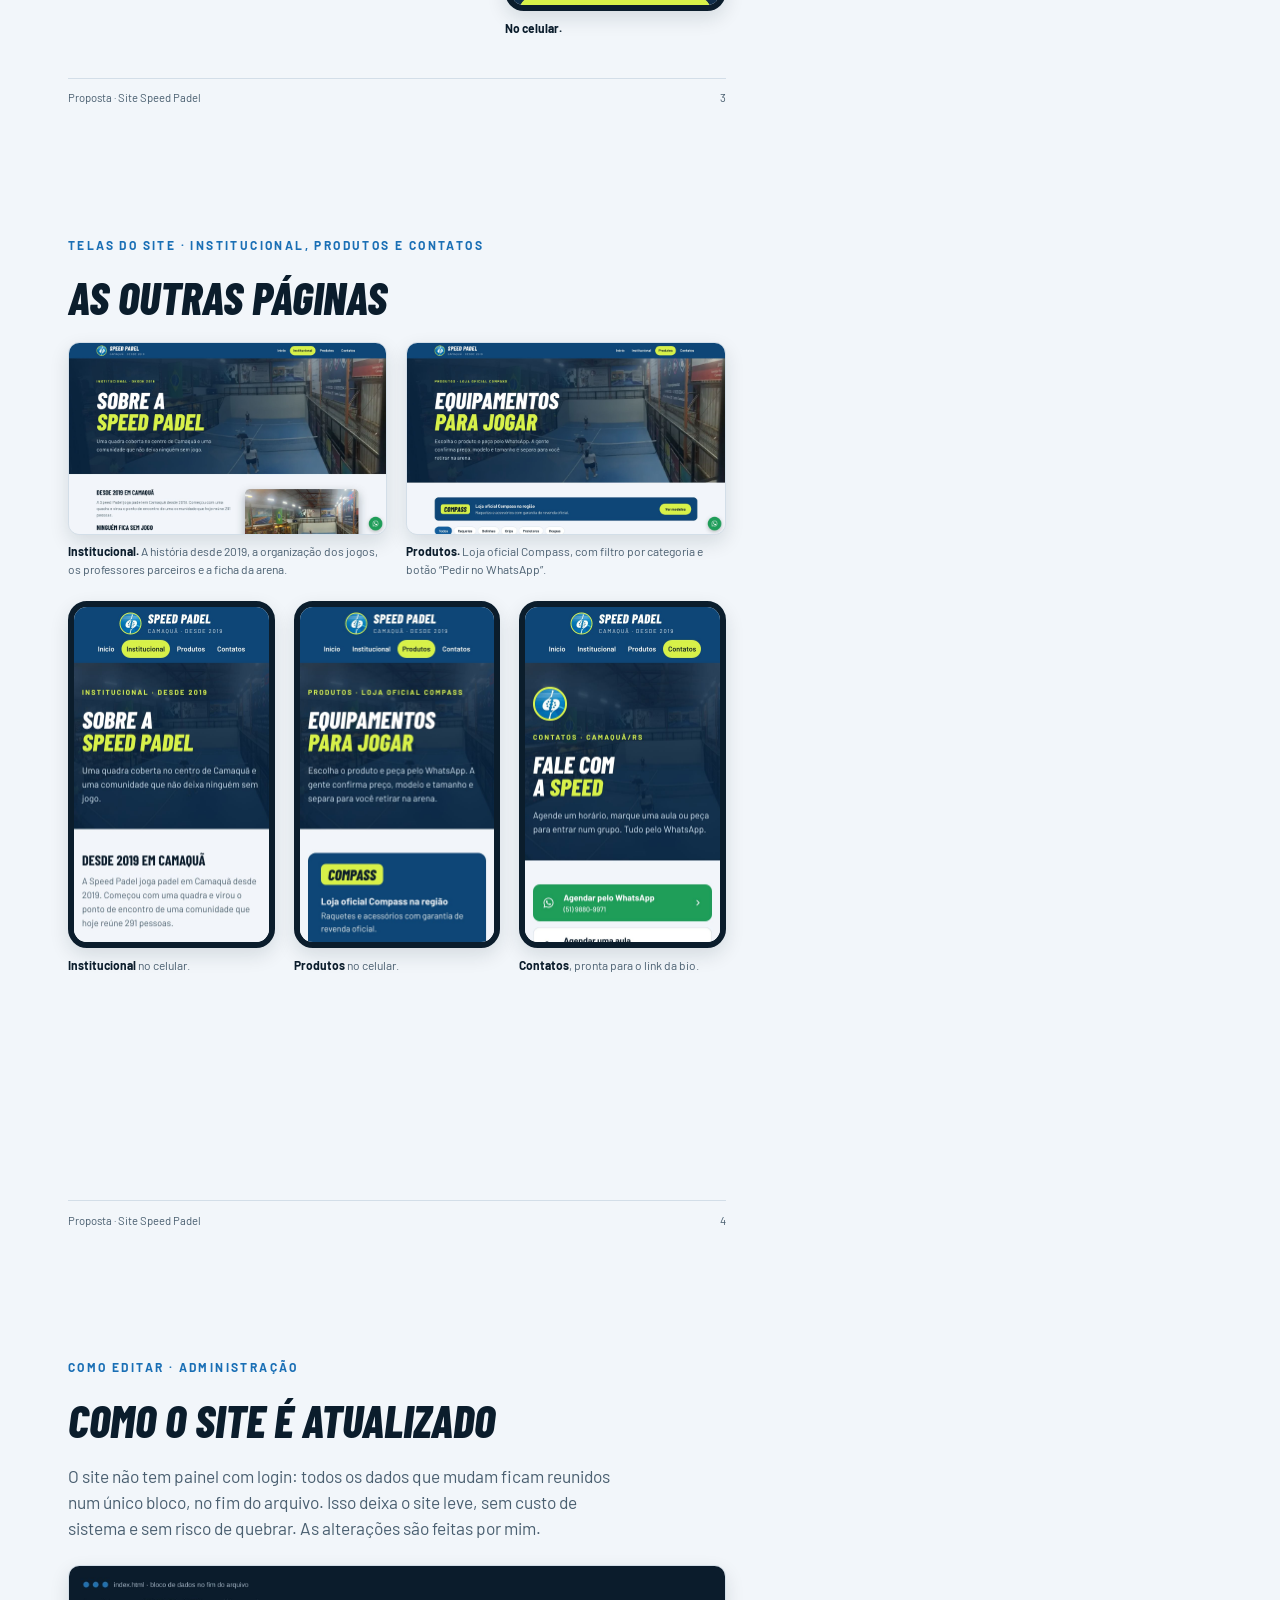
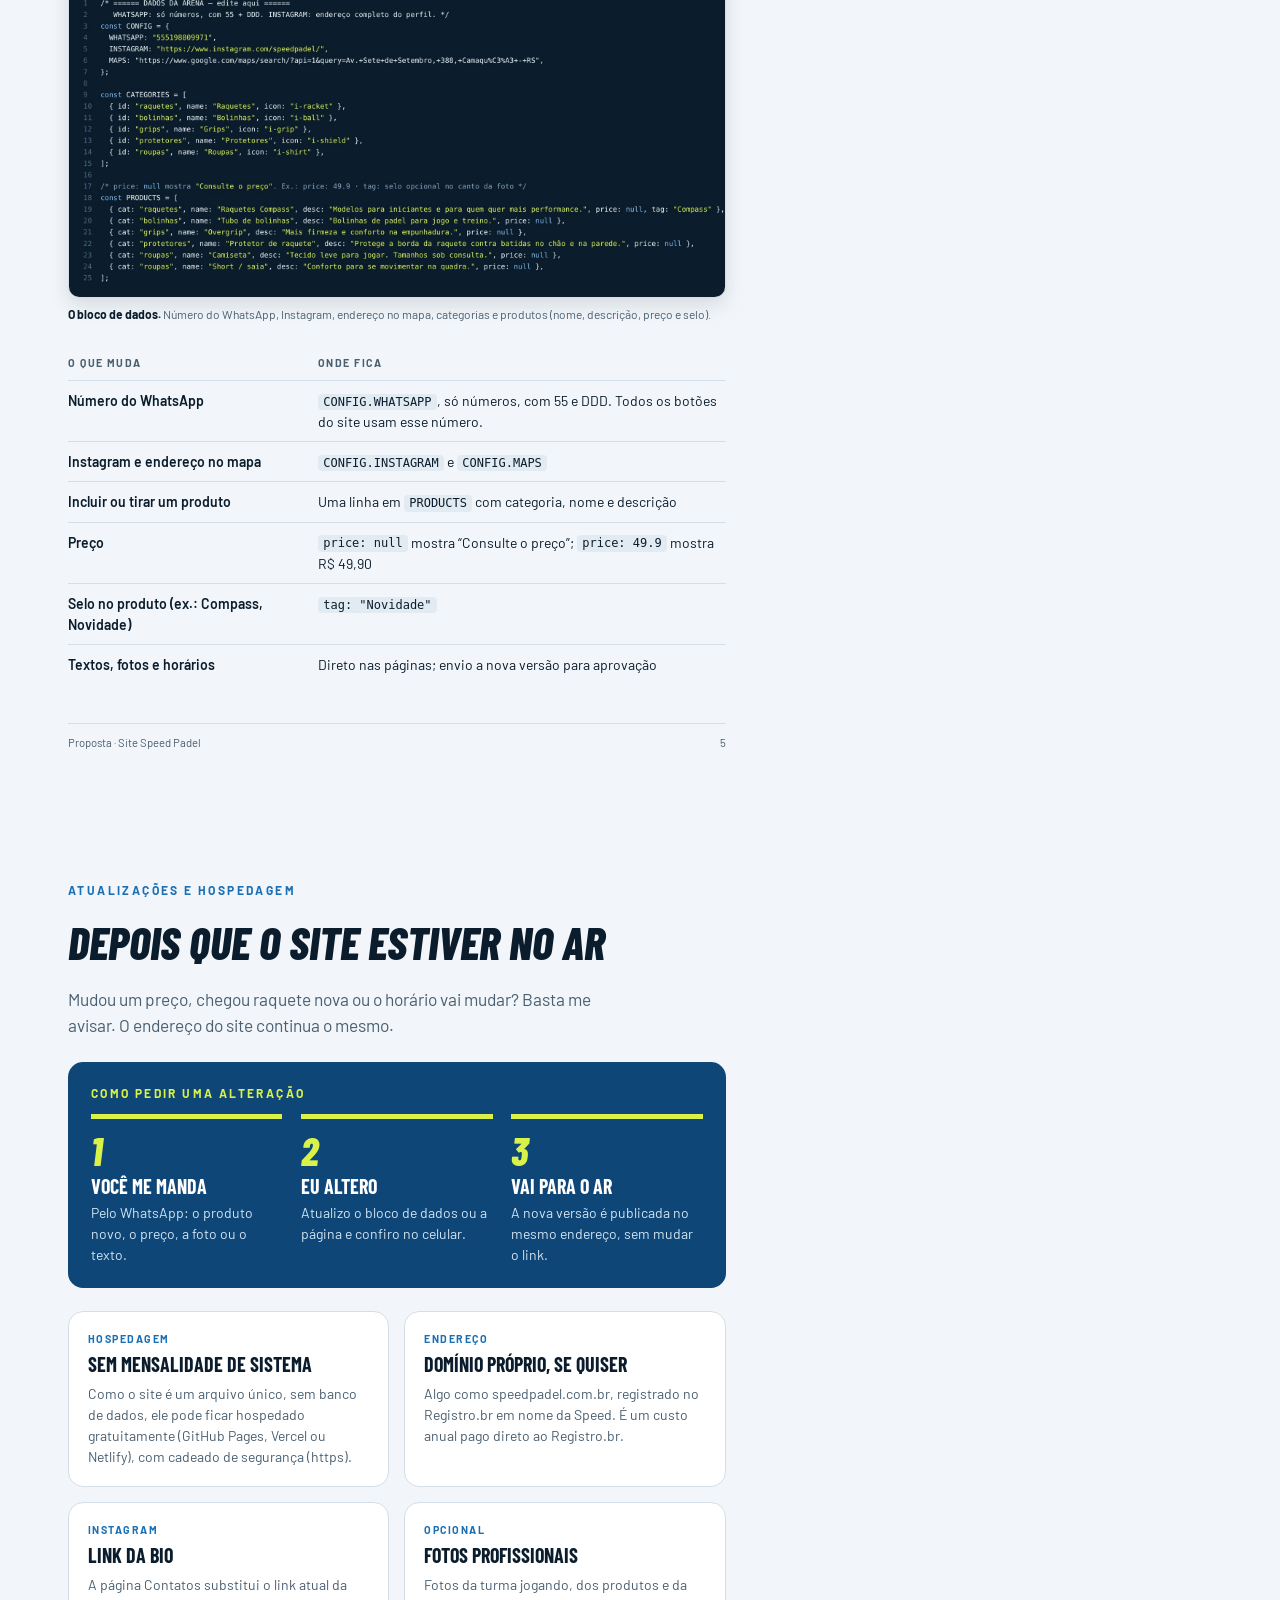
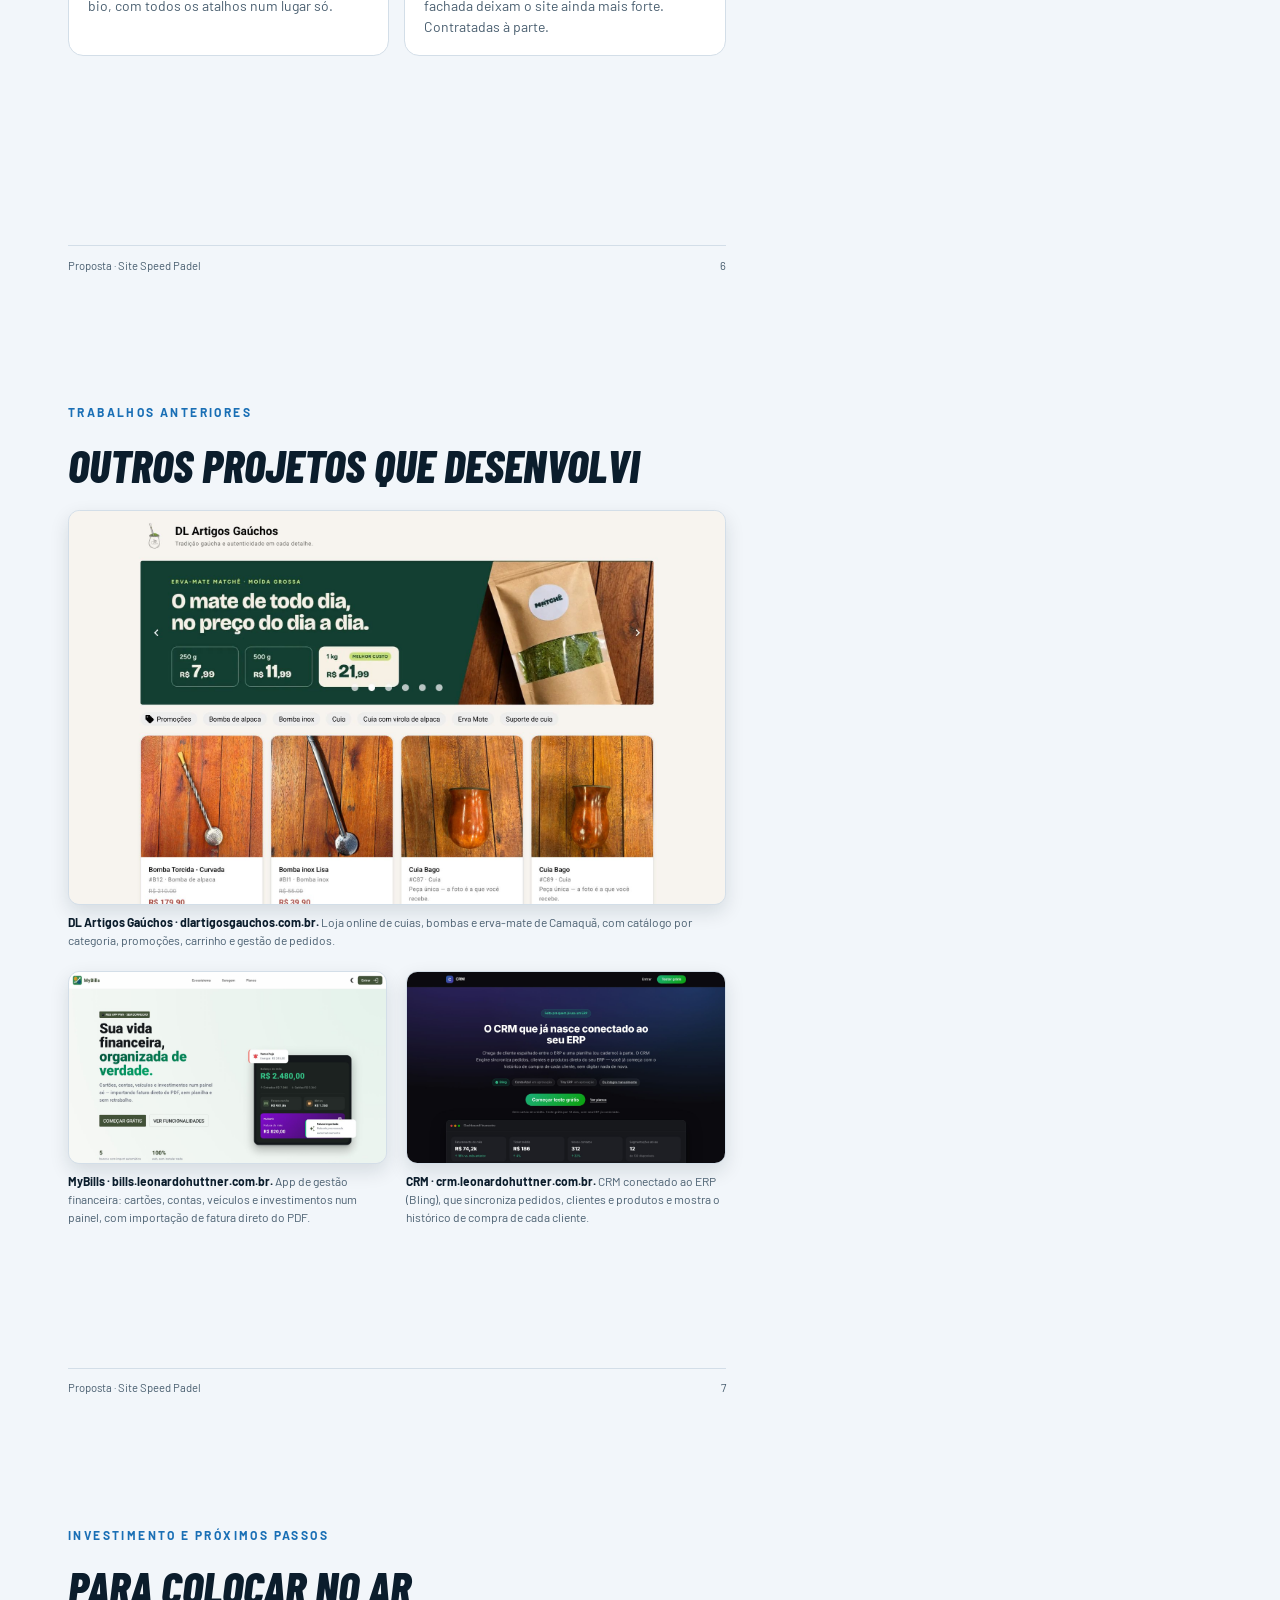
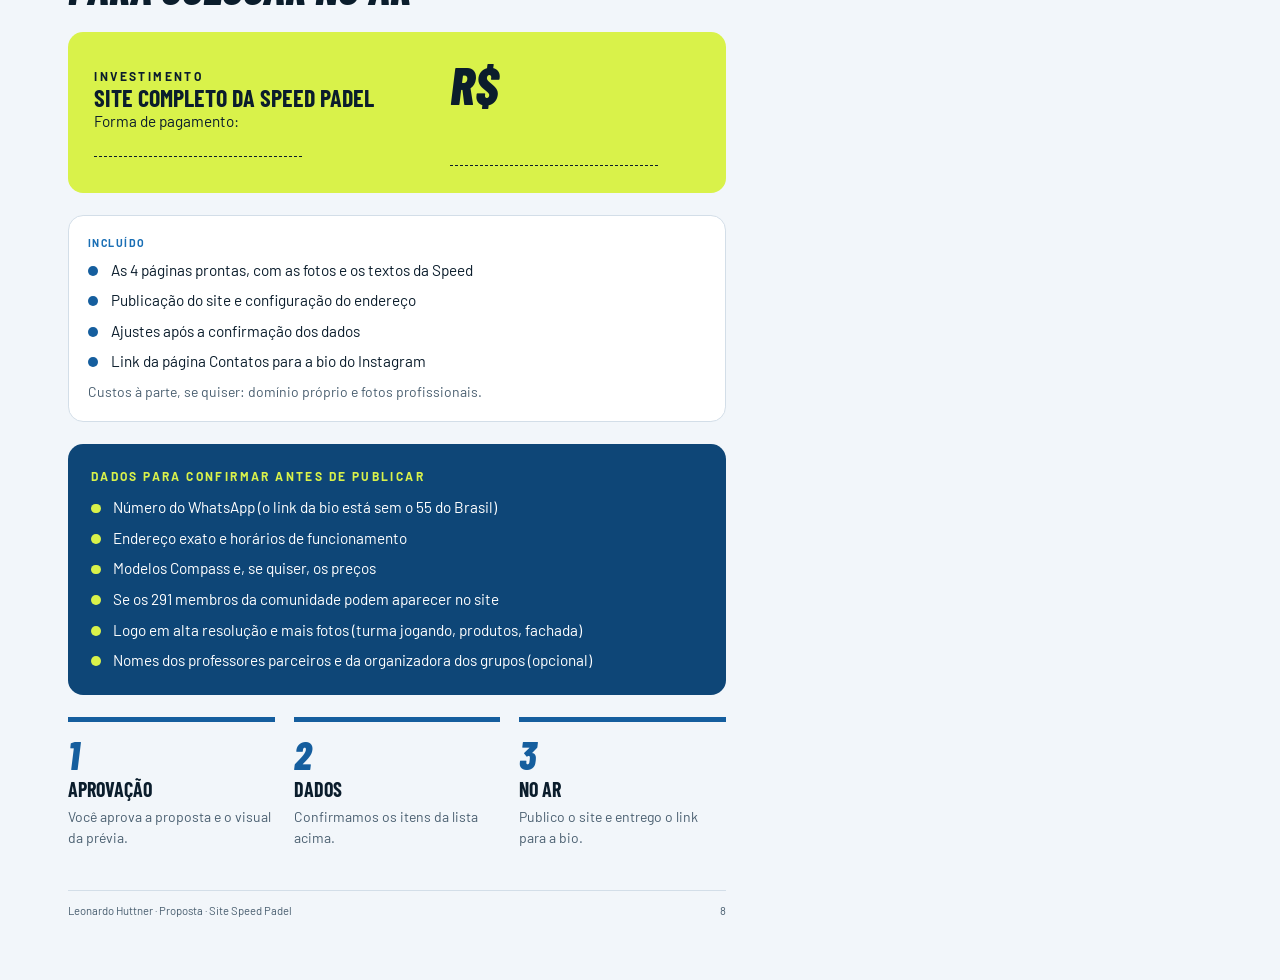
<file: proposta/proposta.html>
<!doctype html>
<html lang="pt-BR">
<head>
<meta charset="utf-8">
<title>Proposta Site Speed Padel</title>
<style>
  @font-face { font-family: "Barlow"; font-weight: 400; src: url(fonts/fontsource-barlow/files/barlow-latin-400-normal.woff2); }
  @font-face { font-family: "Barlow"; font-weight: 500; src: url(fonts/fontsource-barlow/files/barlow-latin-500-normal.woff2); }
  @font-face { font-family: "Barlow"; font-weight: 600; src: url(fonts/fontsource-barlow/files/barlow-latin-600-normal.woff2); }
  @font-face { font-family: "Barlow"; font-weight: 700; src: url(fonts/fontsource-barlow/files/barlow-latin-700-normal.woff2); }
  @font-face { font-family: "Barlow Condensed"; font-weight: 700; src: url(fonts/fontsource-barlow-condensed/files/barlow-condensed-latin-700-normal.woff2); }
  @font-face { font-family: "Barlow Condensed"; font-weight: 800; font-style: italic; src: url(fonts/fontsource-barlow-condensed/files/barlow-condensed-latin-800-italic.woff2); }
  @font-face { font-family: "Barlow Condensed"; font-weight: 700; font-style: italic; src: url(fonts/fontsource-barlow-condensed/files/barlow-condensed-latin-700-italic.woff2); }

  :root {
    --ink: #0B1D2C; --paper: #F2F6FA; --card: #FFFFFF; --soft: #4A5F70; --line: #D3DEE8;
    --court: #155E9E; --deep: #0E4677; --deep-card: #155485; --deep-line: #2470AD; --onblue: #D3E4F2;
    --ball: #D9F24A; --sky: #1A6FB5; --wa: #1E9E58;
    --display: "Barlow Condensed", "Arial Narrow", Arial, sans-serif;
    --body: "Barlow", Arial, sans-serif;
  }
  @page { size: A4; margin: 0; }
  * { box-sizing: border-box; }
  html, body { margin: 0; background: var(--paper); color: var(--ink); font-family: var(--body); font-size: 11.5pt; line-height: 1.5; -webkit-print-color-adjust: exact; print-color-adjust: exact; }
  .page { width: 210mm; height: 297mm; position: relative; overflow: hidden; padding: 18mm 18mm 16mm; display: flex; flex-direction: column; gap: 6mm; page-break-after: always; break-after: page; background: var(--paper); }
  .page:last-child { page-break-after: auto; break-after: auto; }
  h1, h2, h3 { font-family: var(--display); text-transform: uppercase; margin: 0; line-height: 0.95; }
  h1 { font-size: 64pt; font-weight: 800; font-style: italic; }
  h2 { font-size: 34pt; font-weight: 800; font-style: italic; }
  h3 { font-size: 15pt; font-weight: 700; line-height: 1.05; }
  p { margin: 0; }
  .eyebrow { font-size: 9pt; font-weight: 700; letter-spacing: 0.2em; text-transform: uppercase; color: var(--sky); }
  .hl { color: var(--ball); }
  .muted { color: var(--soft); }
  .lead { font-size: 13pt; color: var(--soft); max-width: 150mm; }
  .foot { margin-top: auto; display: flex; justify-content: space-between; font-size: 8.5pt; color: var(--soft); border-top: 1px solid var(--line); padding-top: 3mm; }

  /* capa */
  .cover { padding: 0; color: #FFFFFF; background: var(--deep); }
  .cover .bg { position: absolute; inset: 0; width: 100%; height: 100%; object-fit: cover; }
  .cover .shade { position: absolute; inset: 0; background: linear-gradient(180deg, rgba(8,36,64,0.70) 0%, rgba(8,36,64,0.88) 55%, rgba(8,36,64,0.97) 100%); }
  .cover .in { position: relative; height: 100%; padding: 24mm 20mm 20mm; display: flex; flex-direction: column; gap: 7mm; }
  .cover .logo { width: 28mm; height: 28mm; border-radius: 50%; border: 1.2mm solid var(--ball); }
  .cover .eyebrow { color: var(--ball); }
  .cover h1 { font-size: 78pt; }
  .cover .lead { color: var(--onblue); font-size: 15pt; max-width: 140mm; }
  .cover .who { margin-top: auto; display: flex; justify-content: space-between; align-items: end; color: var(--onblue); font-size: 11pt; }
  .cover .who b { display: block; color: #FFFFFF; font-family: var(--display); font-style: italic; font-weight: 800; font-size: 20pt; text-transform: uppercase; }

  /* listas e cartões */
  .grid2 { display: grid; grid-template-columns: 1fr 1fr; gap: 4mm; }
  .grid3 { display: grid; grid-template-columns: 1fr 1fr 1fr; gap: 4mm; }
  .card { background: var(--card); border: 1px solid var(--line); border-radius: 4mm; padding: 5mm; display: flex; flex-direction: column; gap: 2mm; }
  .card p { color: var(--soft); font-size: 10.5pt; }
  .tag { font-size: 8pt; font-weight: 700; letter-spacing: 0.14em; text-transform: uppercase; color: var(--sky); }
  .band { background: var(--deep); color: #FFFFFF; border-radius: 4mm; padding: 6mm; display: flex; flex-direction: column; gap: 3mm; }
  .band .eyebrow { color: var(--ball); }
  .band p { color: var(--onblue); }
  .steps { display: grid; grid-template-columns: repeat(3, 1fr); gap: 5mm; }
  .step { border-top: 1.5mm solid var(--ball); padding-top: 3mm; display: flex; flex-direction: column; gap: 1.5mm; }
  .step .n { font-family: var(--display); font-weight: 800; font-style: italic; font-size: 30pt; line-height: 1; color: var(--ball); }
  .step p { font-size: 10.5pt; }

  /* prints */
  .shot { margin: 0; display: flex; flex-direction: column; gap: 2mm; min-width: 0; }
  .shot img { width: 100%; display: block; border-radius: 3mm; border: 1px solid var(--line); box-shadow: 0 2mm 5mm rgba(11, 29, 44, 0.12); background: #FFFFFF; }
  .shot figcaption { font-size: 9pt; color: var(--soft); }
  .shot figcaption b { color: var(--ink); }
  .phone img { border-radius: 5mm; border: 1.6mm solid var(--ink); height: 92mm; object-fit: cover; object-position: top; }
  .row { display: grid; gap: 5mm; align-items: start; }

  table { width: 100%; border-collapse: collapse; font-size: 10.5pt; }
  td, th { text-align: left; padding: 2.4mm 0; border-top: 1px solid var(--line); vertical-align: top; }
  th { font-size: 8pt; letter-spacing: 0.14em; text-transform: uppercase; color: var(--soft); border-top: 0; }
  td:first-child { font-weight: 600; width: 38%; padding-right: 4mm; }
  code { font-family: "DejaVu Sans Mono", monospace; font-size: 9pt; background: #E3EBF2; padding: 0.3mm 1.4mm; border-radius: 1mm; }

  .price { background: var(--ball); color: var(--ink); border-radius: 4mm; padding: 7mm; display: flex; justify-content: space-between; align-items: center; gap: 6mm; }
  .price .v { font-family: var(--display); font-weight: 800; font-style: italic; font-size: 40pt; line-height: 1; }
  .fill { border-bottom: 0.5mm dashed var(--ink); display: inline-block; min-width: 55mm; }
  ul.check { list-style: none; margin: 0; padding: 0; display: grid; gap: 2mm; }
  ul.check li { padding-left: 6mm; position: relative; }
  ul.check li::before { content: ""; position: absolute; left: 0; top: 1.9mm; width: 2.6mm; height: 2.6mm; border-radius: 50%; background: var(--court); }
  .band ul.check li::before { background: var(--ball); }
</style>
</head>
<body>

<!-- 1. CAPA -->
<section class="page cover">
  <img class="bg" src="img/arena.jpg" alt="">
  <div class="shade"></div>
  <div class="in">
    <img class="logo" src="img/logo.png" alt="Logo da Speed Padel">
    <p class="eyebrow">Proposta comercial · Novembro de 2026</p>
    <h1>O novo site da <span class="hl">Speed Padel</span></h1>
    <p class="lead">Um site simples e bonito, feito para o celular, que leva quem visita direto para o WhatsApp: agendar horário, marcar aula, entrar num grupo ou pedir um produto Compass.</p>
    <div class="who">
      <div><b>Leonardo Huttner</b>Desenvolvimento de sites e sistemas</div>
      <div style="text-align:right">Speed Padel · Camaquã/RS</div>
    </div>
  </div>
</section>

<!-- 2. O QUE VOCÊ RECEBE -->
<section class="page">
  <p class="eyebrow">O que está incluído</p>
  <h2>Tudo o que o site entrega</h2>
  <p class="lead">O site já está pronto em versão de prévia. Depois da aprovação e da confirmação de alguns dados, ele vai para o ar no endereço escolhido.</p>

  <div class="grid2">
    <div class="card"><span class="tag">4 páginas</span><h3>Início, Institucional, Produtos e Contatos</h3><p>Navegação simples por abas, com o logo e a foto real da quadra.</p></div>
    <div class="card"><span class="tag">Celular primeiro</span><h3>Pensado para quem abre pelo Instagram</h3><p>Funciona bem no celular, no tablet e no computador, em tema claro ou escuro.</p></div>
    <div class="card"><span class="tag">WhatsApp</span><h3>Mensagem pronta em cada botão</h3><p>Agendar horário, marcar aula, entrar num grupo ou pedir um produto: o cliente toca e a conversa já abre escrita.</p></div>
    <div class="card"><span class="tag">Loja Compass</span><h3>Vitrine de produtos</h3><p>Raquetes, bolinhas, grips, protetores e roupas, separados por categoria, sem mostrar estoque. Preço opcional.</p></div>
    <div class="card"><span class="tag">Contatos</span><h3>Página no estilo “link da bio”</h3><p>Todos os atalhos num lugar só, com botão de como chegar, copiar endereço e formulário que envia pelo WhatsApp.</p></div>
    <div class="card"><span class="tag">Sem mensalidade de sistema</span><h3>Site leve e rápido</h3><p>Não precisa de banco de dados nem painel pago. A hospedagem pode ser gratuita; o domínio próprio (.com.br) é opcional.</p></div>
  </div>

  <div class="band">
    <p class="eyebrow">A mensagem do site</p>
    <h3 style="font-size:24pt;font-style:italic;font-weight:800">Aqui sempre <span class="hl">tem jogo.</span></h3>
    <p>O destaque é a gestão ativa da Speed: uma responsável organiza os grupos e fecha as duplas por nível, para ninguém ficar sem jogo. Quem já joga é encaixado na turma certa, e quem está começando tem espaço, com aula de professor parceiro.</p>
  </div>

  <div class="foot"><span>Proposta · Site Speed Padel</span><span>2</span></div>
</section>

<!-- 3. TELAS: INÍCIO -->
<section class="page">
  <p class="eyebrow">Telas do site · Início</p>
  <h2>A primeira impressão</h2>
  <figure class="shot"><img src="img/sp-inicio.jpg" alt="Página inicial do site no computador"><figcaption><b>Início no computador.</b> Foto da quadra em destaque, a mensagem principal e os botões de agendar horário e começar a jogar.</figcaption></figure>
  <div class="row" style="grid-template-columns: 1.9fr 1fr;">
    <figure class="shot"><img src="img/sp-inicio2.jpg" alt="Números e diferenciais da Speed Padel"><figcaption><b>Números e diferenciais.</b> Desde 2019, a comunidade, a quadra coberta e a loja Compass.</figcaption></figure>
    <figure class="shot phone"><img src="img/sp-inicio-m.jpg" alt="Página inicial no celular"><figcaption><b>No celular.</b></figcaption></figure>
  </div>
  <div class="foot"><span>Proposta · Site Speed Padel</span><span>3</span></div>
</section>

<!-- 4. TELAS: OUTRAS PÁGINAS -->
<section class="page">
  <p class="eyebrow">Telas do site · Institucional, Produtos e Contatos</p>
  <h2>As outras páginas</h2>
  <div class="row" style="grid-template-columns: 1fr 1fr;">
    <figure class="shot"><img src="img/sp-institucional.jpg" alt="Página Institucional"><figcaption><b>Institucional.</b> A história desde 2019, a organização dos jogos, os professores parceiros e a ficha da arena.</figcaption></figure>
    <figure class="shot"><img src="img/sp-produtos.jpg" alt="Página Produtos"><figcaption><b>Produtos.</b> Loja oficial Compass, com filtro por categoria e botão “Pedir no WhatsApp”.</figcaption></figure>
  </div>
  <div class="row" style="grid-template-columns: 1fr 1fr 1fr;">
    <figure class="shot phone"><img src="img/sp-institucional-m.jpg" alt="Institucional no celular"><figcaption><b>Institucional</b> no celular.</figcaption></figure>
    <figure class="shot phone"><img src="img/sp-produtos-m.jpg" alt="Produtos no celular"><figcaption><b>Produtos</b> no celular.</figcaption></figure>
    <figure class="shot phone"><img src="img/sp-contatos-m.jpg" alt="Contatos no celular"><figcaption><b>Contatos</b>, pronta para o link da bio.</figcaption></figure>
  </div>
  <div class="foot"><span>Proposta · Site Speed Padel</span><span>4</span></div>
</section>

<!-- 5. COMO EDITAR -->
<section class="page">
  <p class="eyebrow">Como editar · Administração</p>
  <h2>Como o site é atualizado</h2>
  <p class="lead">O site não tem painel com login: todos os dados que mudam ficam reunidos num único bloco, no fim do arquivo. Isso deixa o site leve, sem custo de sistema e sem risco de quebrar. As alterações são feitas por mim.</p>

  <figure class="shot"><img src="img/code.jpg" alt="Bloco de dados editável do site"><figcaption><b>O bloco de dados.</b> Número do WhatsApp, Instagram, endereço no mapa, categorias e produtos (nome, descrição, preço e selo).</figcaption></figure>

  <table>
    <thead><tr><th>O que muda</th><th>Onde fica</th></tr></thead>
    <tbody>
      <tr><td>Número do WhatsApp</td><td><code>CONFIG.WHATSAPP</code>, só números, com 55 e DDD. Todos os botões do site usam esse número.</td></tr>
      <tr><td>Instagram e endereço no mapa</td><td><code>CONFIG.INSTAGRAM</code> e <code>CONFIG.MAPS</code></td></tr>
      <tr><td>Incluir ou tirar um produto</td><td>Uma linha em <code>PRODUCTS</code> com categoria, nome e descrição</td></tr>
      <tr><td>Preço</td><td><code>price: null</code> mostra “Consulte o preço”; <code>price: 49.9</code> mostra R$ 49,90</td></tr>
      <tr><td>Selo no produto (ex.: Compass, Novidade)</td><td><code>tag: "Novidade"</code></td></tr>
      <tr><td>Textos, fotos e horários</td><td>Direto nas páginas; envio a nova versão para aprovação</td></tr>
    </tbody>
  </table>

  <div class="foot"><span>Proposta · Site Speed Padel</span><span>5</span></div>
</section>

<!-- 6. ATUALIZAÇÕES E HOSPEDAGEM -->
<section class="page">
  <p class="eyebrow">Atualizações e hospedagem</p>
  <h2>Depois que o site estiver no ar</h2>
  <p class="lead">Mudou um preço, chegou raquete nova ou o horário vai mudar? Basta me avisar. O endereço do site continua o mesmo.</p>
  <div class="band">
    <p class="eyebrow">Como pedir uma alteração</p>
    <div class="steps">
      <div class="step"><span class="n">1</span><h3>Você me manda</h3><p>Pelo WhatsApp: o produto novo, o preço, a foto ou o texto.</p></div>
      <div class="step"><span class="n">2</span><h3>Eu altero</h3><p>Atualizo o bloco de dados ou a página e confiro no celular.</p></div>
      <div class="step"><span class="n">3</span><h3>Vai para o ar</h3><p>A nova versão é publicada no mesmo endereço, sem mudar o link.</p></div>
    </div>
  </div>
  <div class="grid2">
    <div class="card"><span class="tag">Hospedagem</span><h3>Sem mensalidade de sistema</h3><p>Como o site é um arquivo único, sem banco de dados, ele pode ficar hospedado gratuitamente (GitHub Pages, Vercel ou Netlify), com cadeado de segurança (https).</p></div>
    <div class="card"><span class="tag">Endereço</span><h3>Domínio próprio, se quiser</h3><p>Algo como speedpadel.com.br, registrado no Registro.br em nome da Speed. É um custo anual pago direto ao Registro.br.</p></div>
    <div class="card"><span class="tag">Instagram</span><h3>Link da bio</h3><p>A página Contatos substitui o link atual da bio, com todos os atalhos num lugar só.</p></div>
    <div class="card"><span class="tag">Opcional</span><h3>Fotos profissionais</h3><p>Fotos da turma jogando, dos produtos e da fachada deixam o site ainda mais forte. Contratadas à parte.</p></div>
  </div>
  <div class="foot"><span>Proposta · Site Speed Padel</span><span>6</span></div>
</section>

<!-- 6. PORTFÓLIO -->
<section class="page">
  <p class="eyebrow">Trabalhos anteriores</p>
  <h2>Outros projetos que desenvolvi</h2>
  <figure class="shot"><img src="img/dl.jpg" alt="Site da DL Artigos Gaúchos"><figcaption><b>DL Artigos Gaúchos · dlartigosgauchos.com.br.</b> Loja online de cuias, bombas e erva-mate de Camaquã, com catálogo por categoria, promoções, carrinho e gestão de pedidos.</figcaption></figure>
  <div class="row" style="grid-template-columns: 1fr 1fr;">
    <figure class="shot"><img src="img/bills.jpg" alt="MyBills"><figcaption><b>MyBills · bills.leonardohuttner.com.br.</b> App de gestão financeira: cartões, contas, veículos e investimentos num painel, com importação de fatura direto do PDF.</figcaption></figure>
    <figure class="shot"><img src="img/crm.jpg" alt="CRM Engine"><figcaption><b>CRM · crm.leonardohuttner.com.br.</b> CRM conectado ao ERP (Bling), que sincroniza pedidos, clientes e produtos e mostra o histórico de compra de cada cliente.</figcaption></figure>
  </div>
  <div class="foot"><span>Proposta · Site Speed Padel</span><span>7</span></div>
</section>

<!-- 7. INVESTIMENTO E PRÓXIMOS PASSOS -->
<section class="page">
  <p class="eyebrow">Investimento e próximos passos</p>
  <h2>Para colocar no ar</h2>

  <div class="price">
    <div><p class="eyebrow" style="color:var(--ink)">Investimento</p><h3 style="font-size:18pt">Site completo da Speed Padel</h3><p>Forma de pagamento: <span class="fill">&nbsp;</span></p></div>
    <div class="v">R$ <span class="fill">&nbsp;</span></div>
  </div>

  <div class="card"><span class="tag">Incluído</span>
      <ul class="check">
        <li>As 4 páginas prontas, com as fotos e os textos da Speed</li>
        <li>Publicação do site e configuração do endereço</li>
        <li>Ajustes após a confirmação dos dados</li>
        <li>Link da página Contatos para a bio do Instagram</li>
      </ul>
    <p>Custos à parte, se quiser: domínio próprio e fotos profissionais.</p>
  </div>

  <div class="band">
    <p class="eyebrow">Dados para confirmar antes de publicar</p>
    <ul class="check">
      <li>Número do WhatsApp (o link da bio está sem o 55 do Brasil)</li>
      <li>Endereço exato e horários de funcionamento</li>
      <li>Modelos Compass e, se quiser, os preços</li>
      <li>Se os 291 membros da comunidade podem aparecer no site</li>
      <li>Logo em alta resolução e mais fotos (turma jogando, produtos, fachada)</li>
      <li>Nomes dos professores parceiros e da organizadora dos grupos (opcional)</li>
    </ul>
  </div>

  <div class="steps">
    <div class="step" style="border-top-color:var(--court)"><span class="n" style="color:var(--court)">1</span><h3>Aprovação</h3><p class="muted">Você aprova a proposta e o visual da prévia.</p></div>
    <div class="step" style="border-top-color:var(--court)"><span class="n" style="color:var(--court)">2</span><h3>Dados</h3><p class="muted">Confirmamos os itens da lista acima.</p></div>
    <div class="step" style="border-top-color:var(--court)"><span class="n" style="color:var(--court)">3</span><h3>No ar</h3><p class="muted">Publico o site e entrego o link para a bio.</p></div>
  </div>
  <div class="foot"><span>Leonardo Huttner · Proposta · Site Speed Padel</span><span>8</span></div>
</section>

</body>
</html>
</file>
